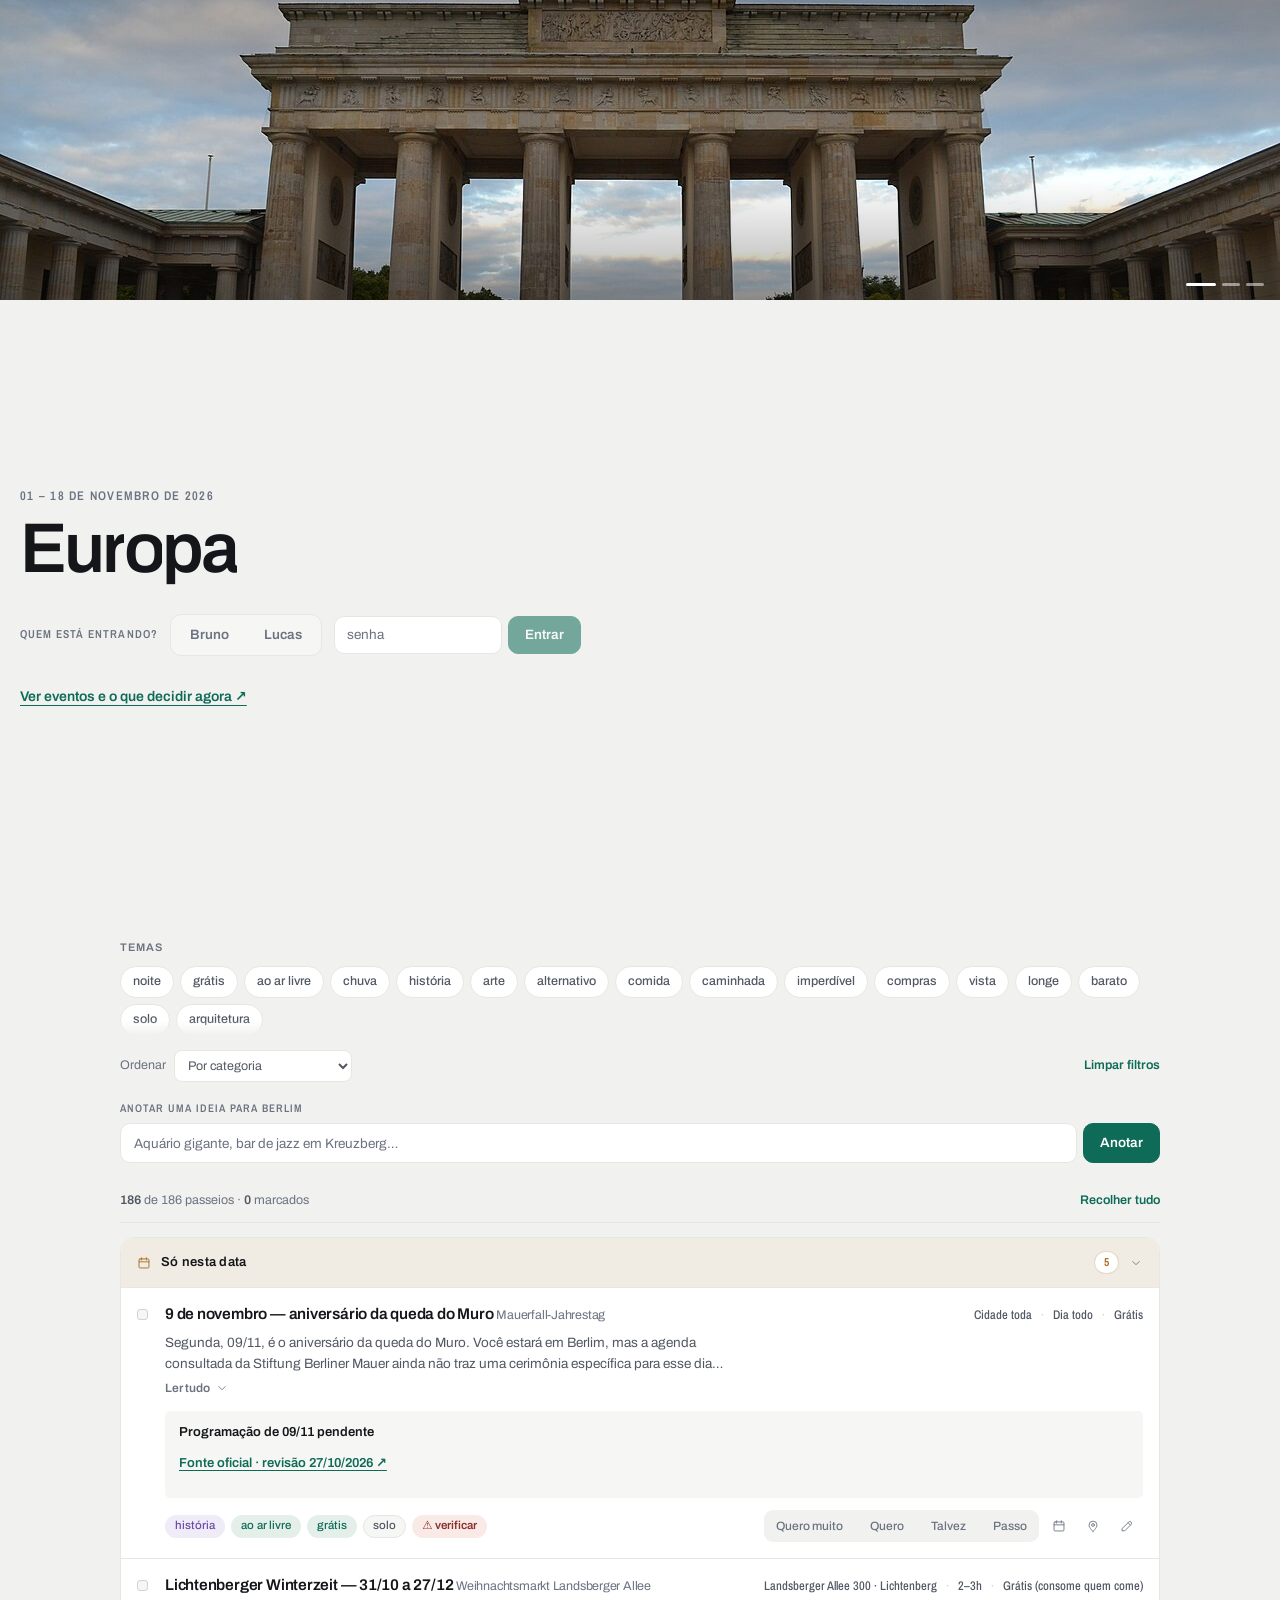
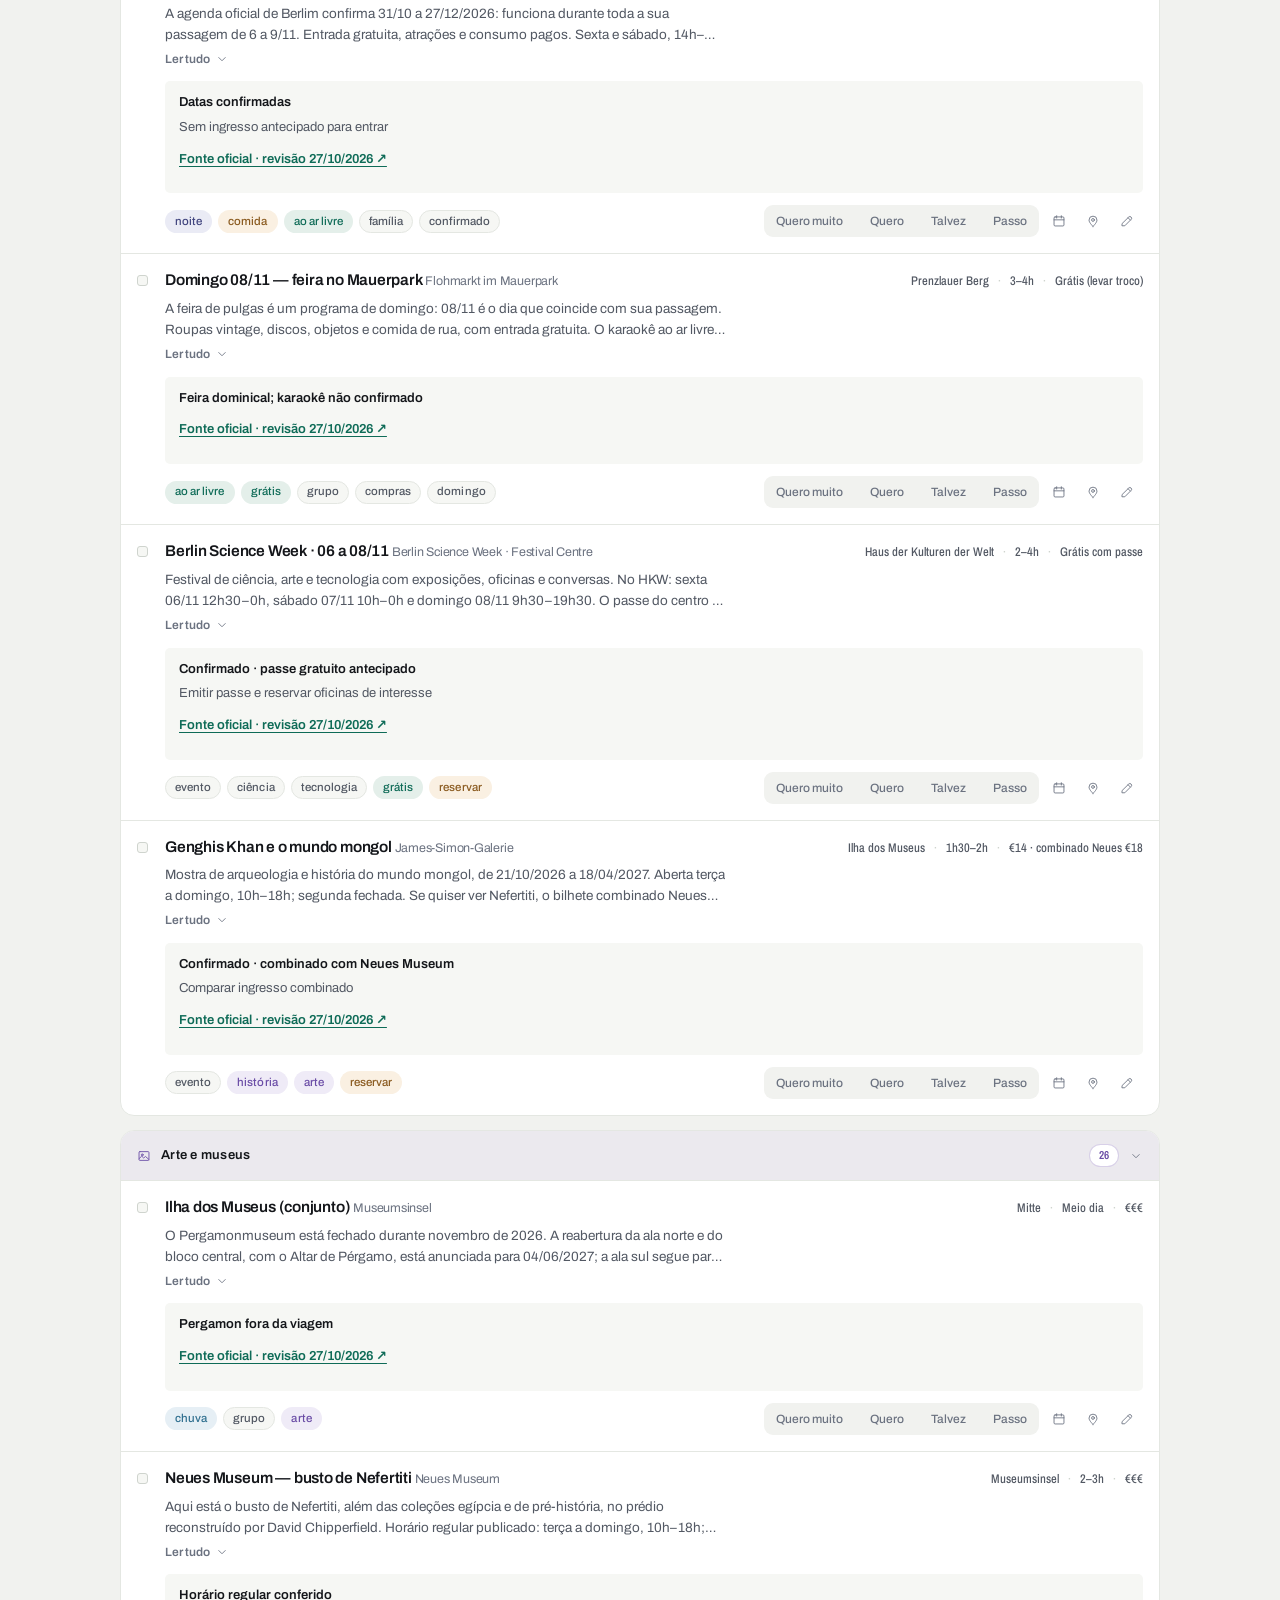
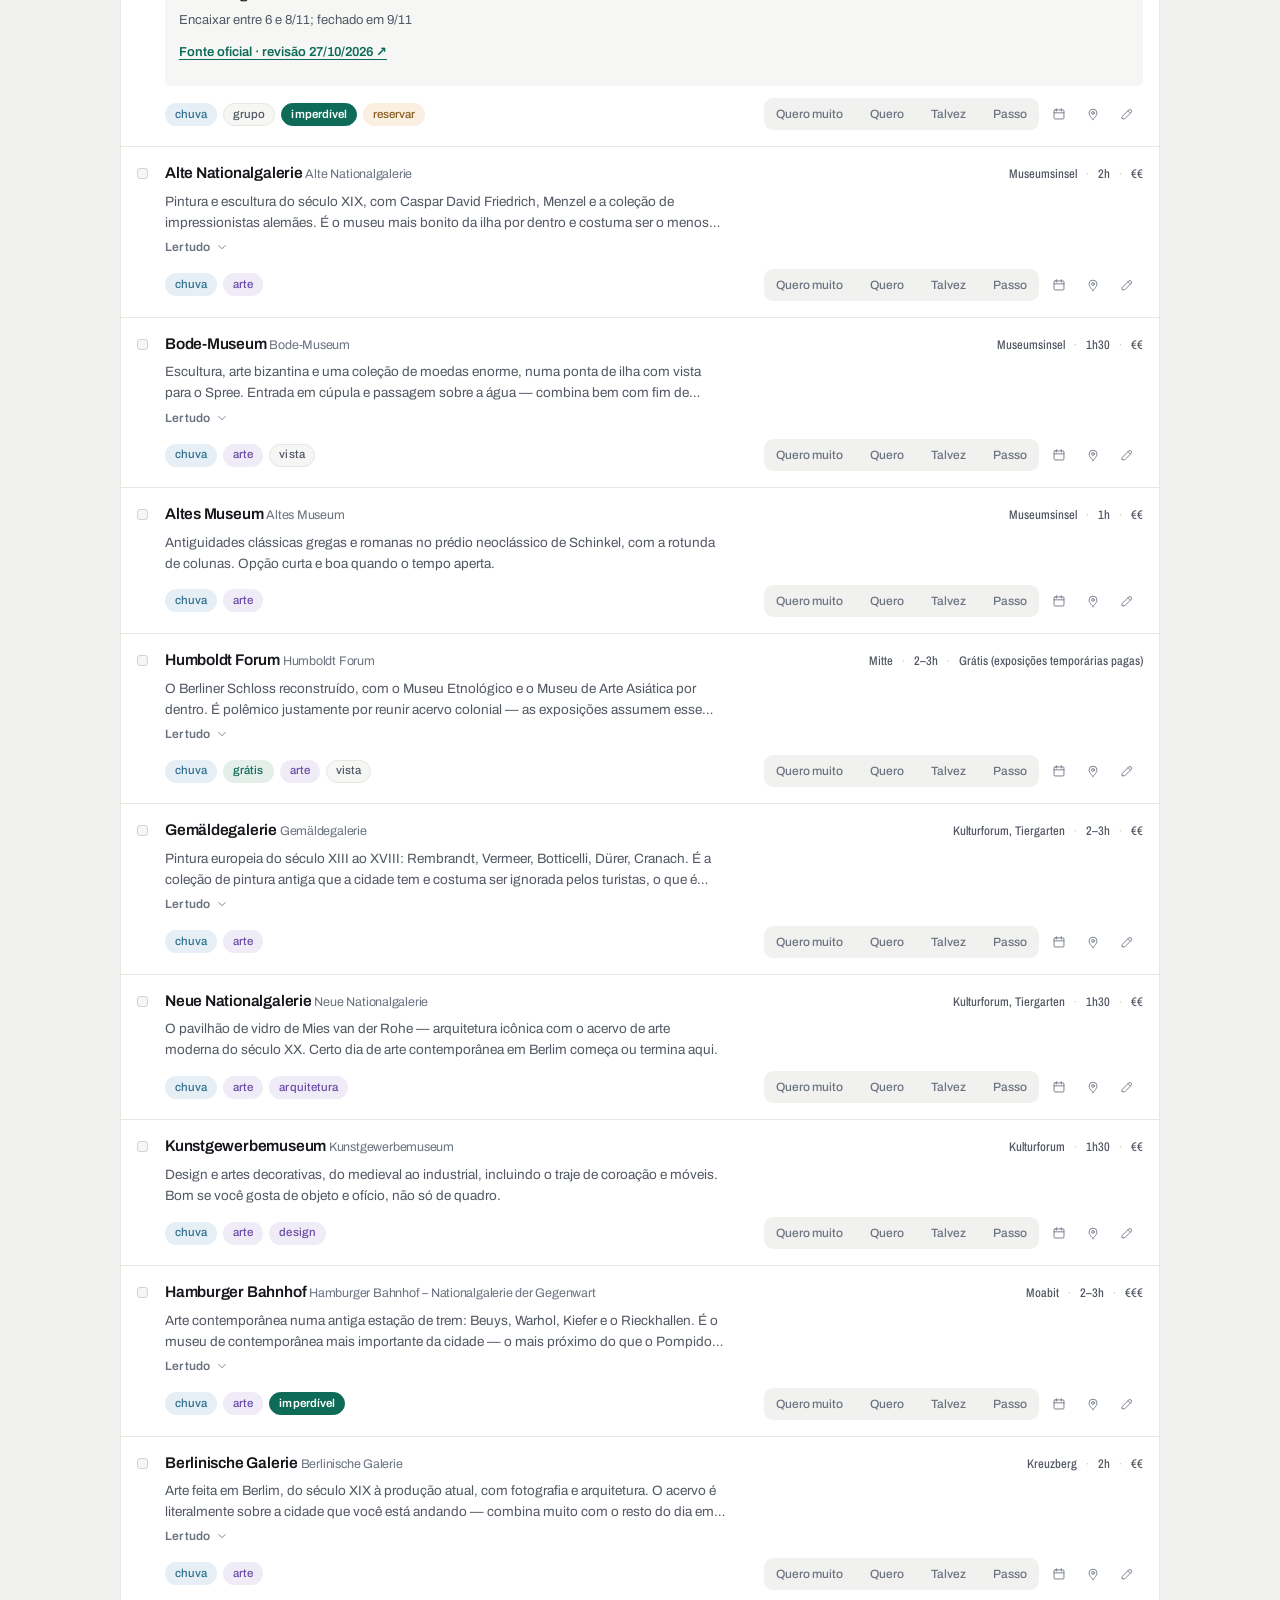
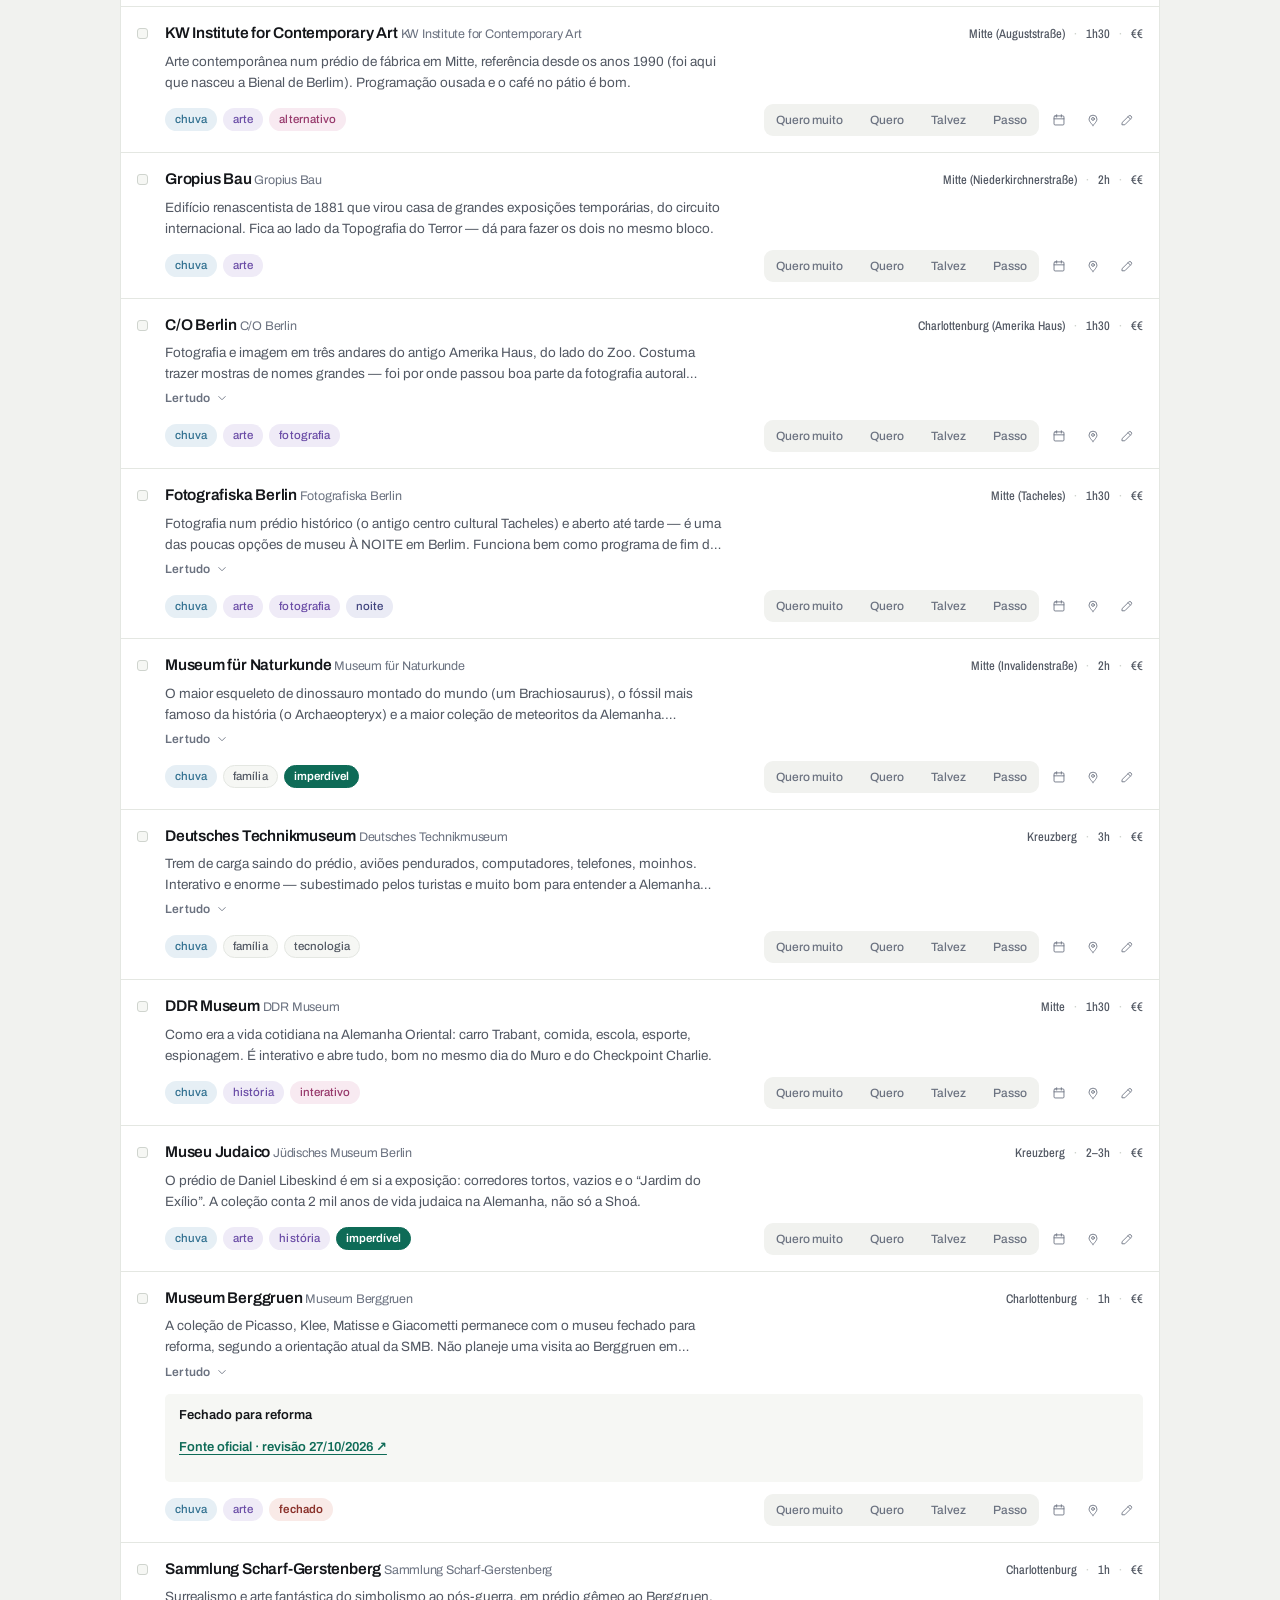
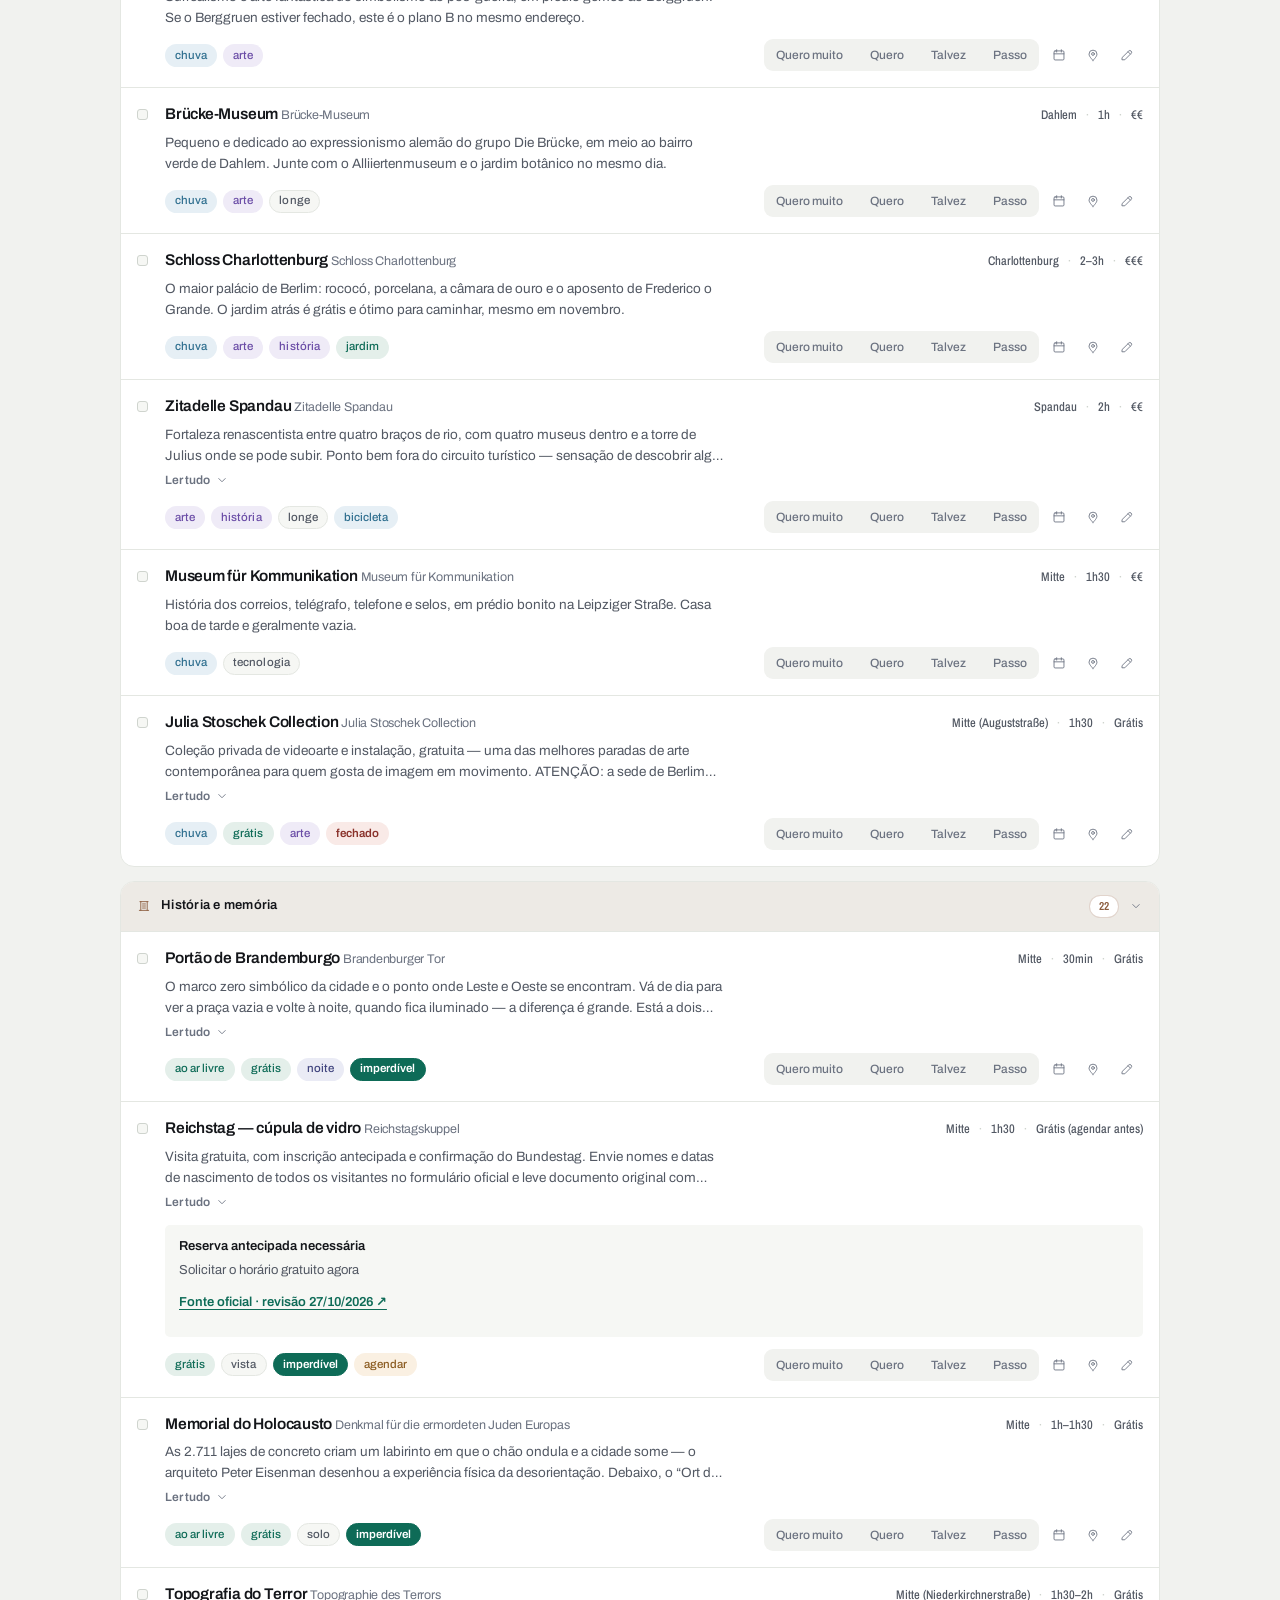
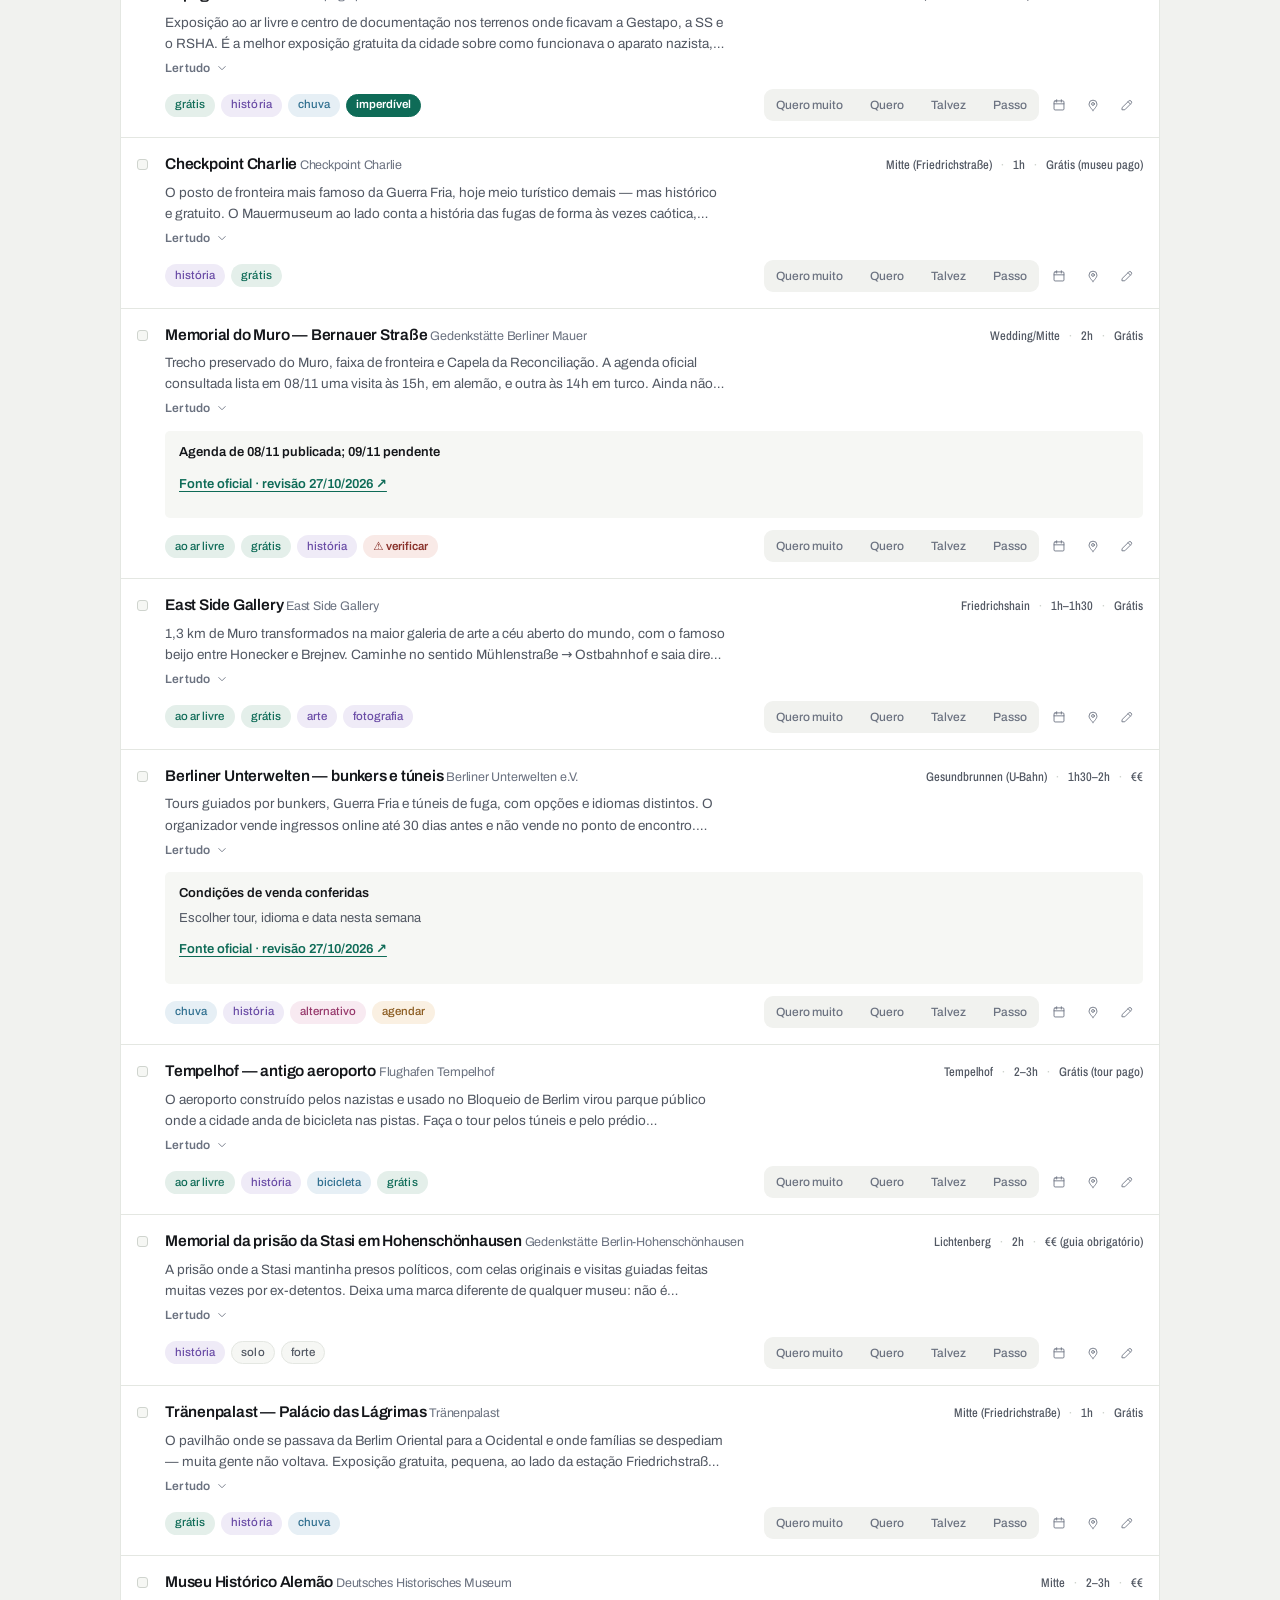
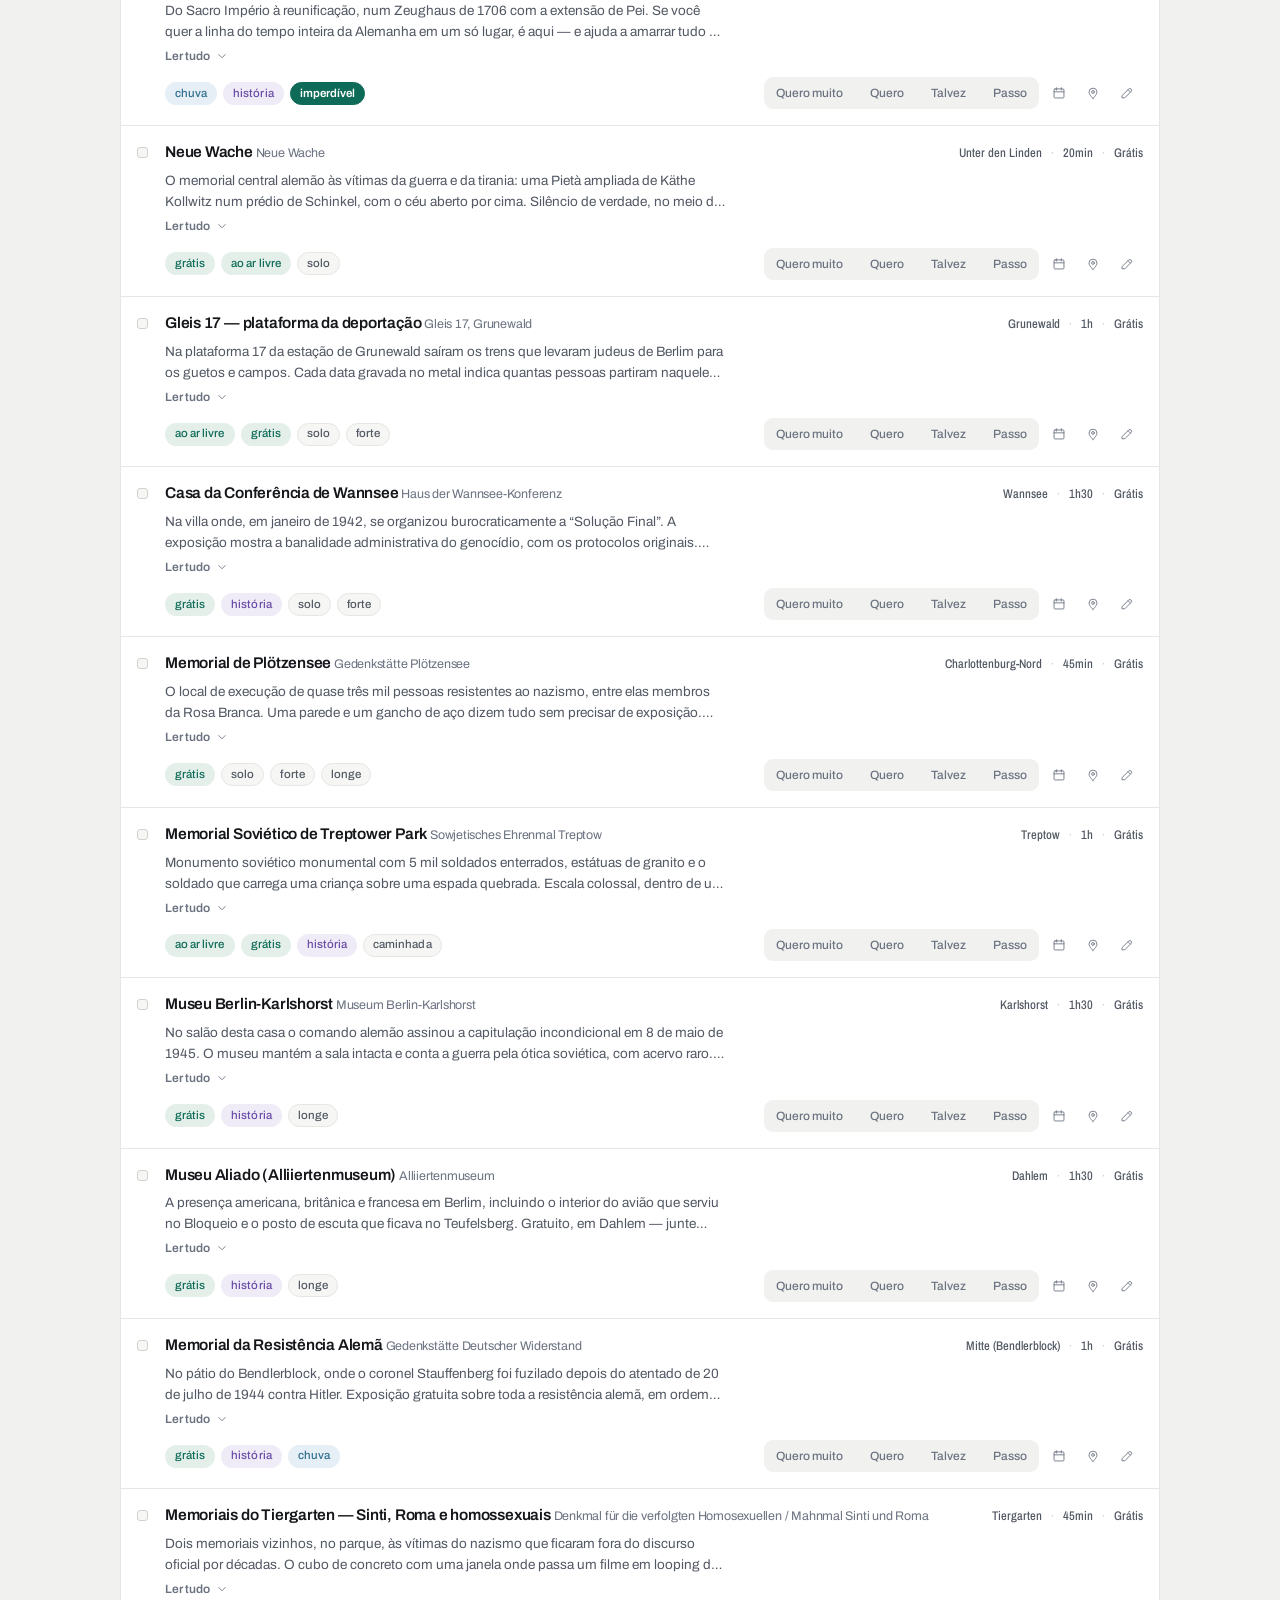
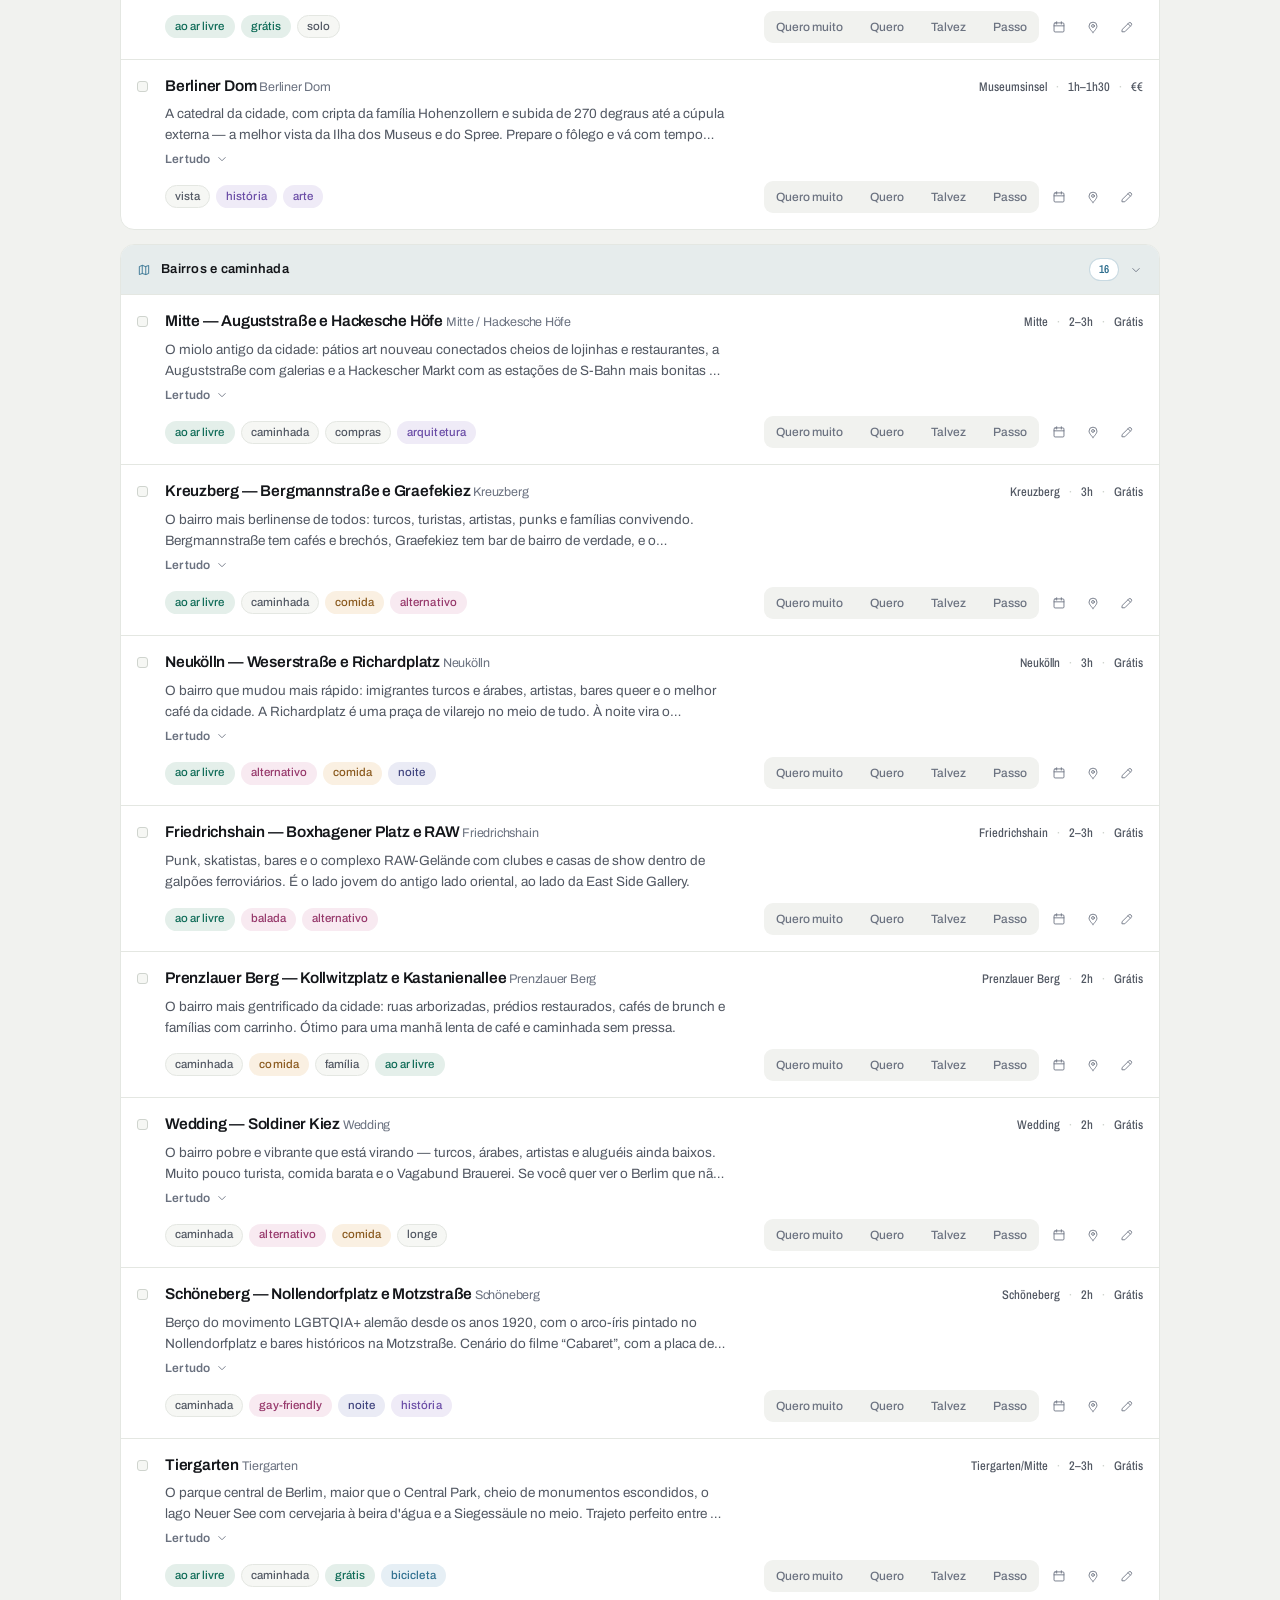
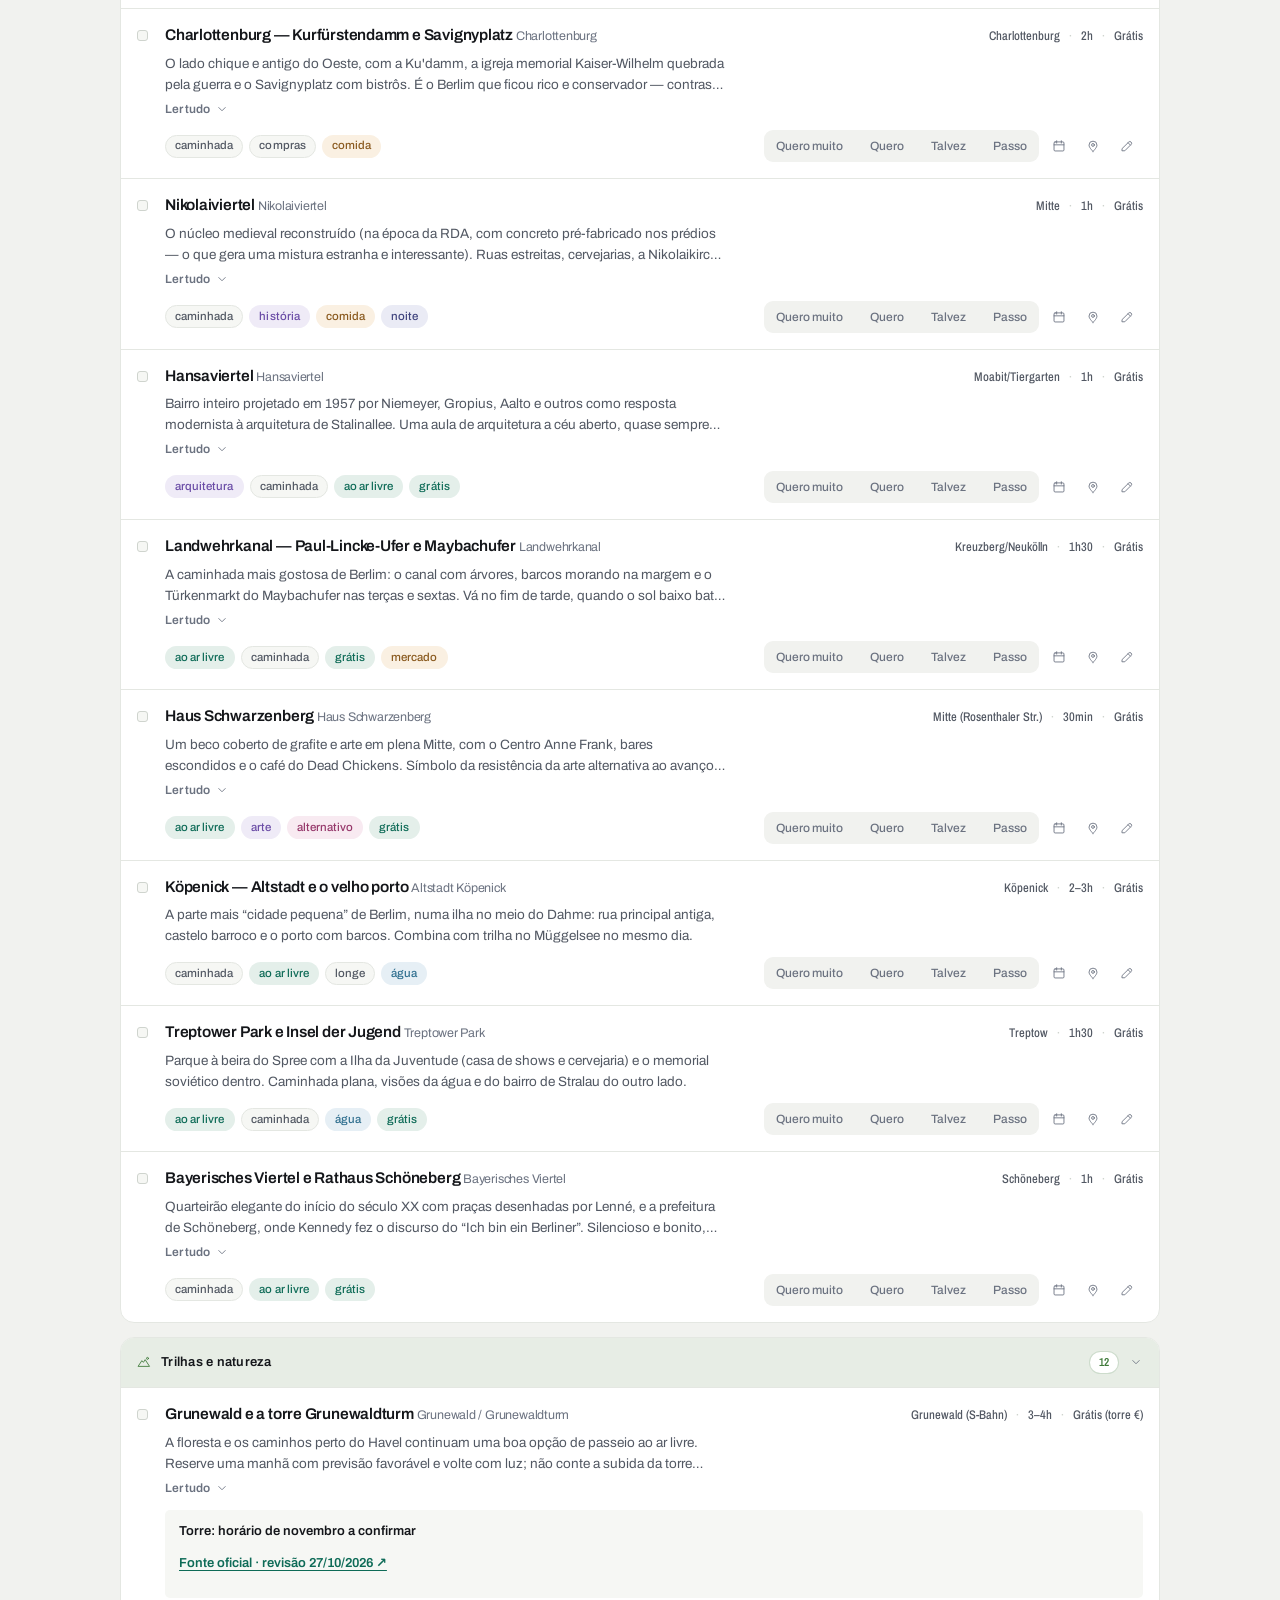
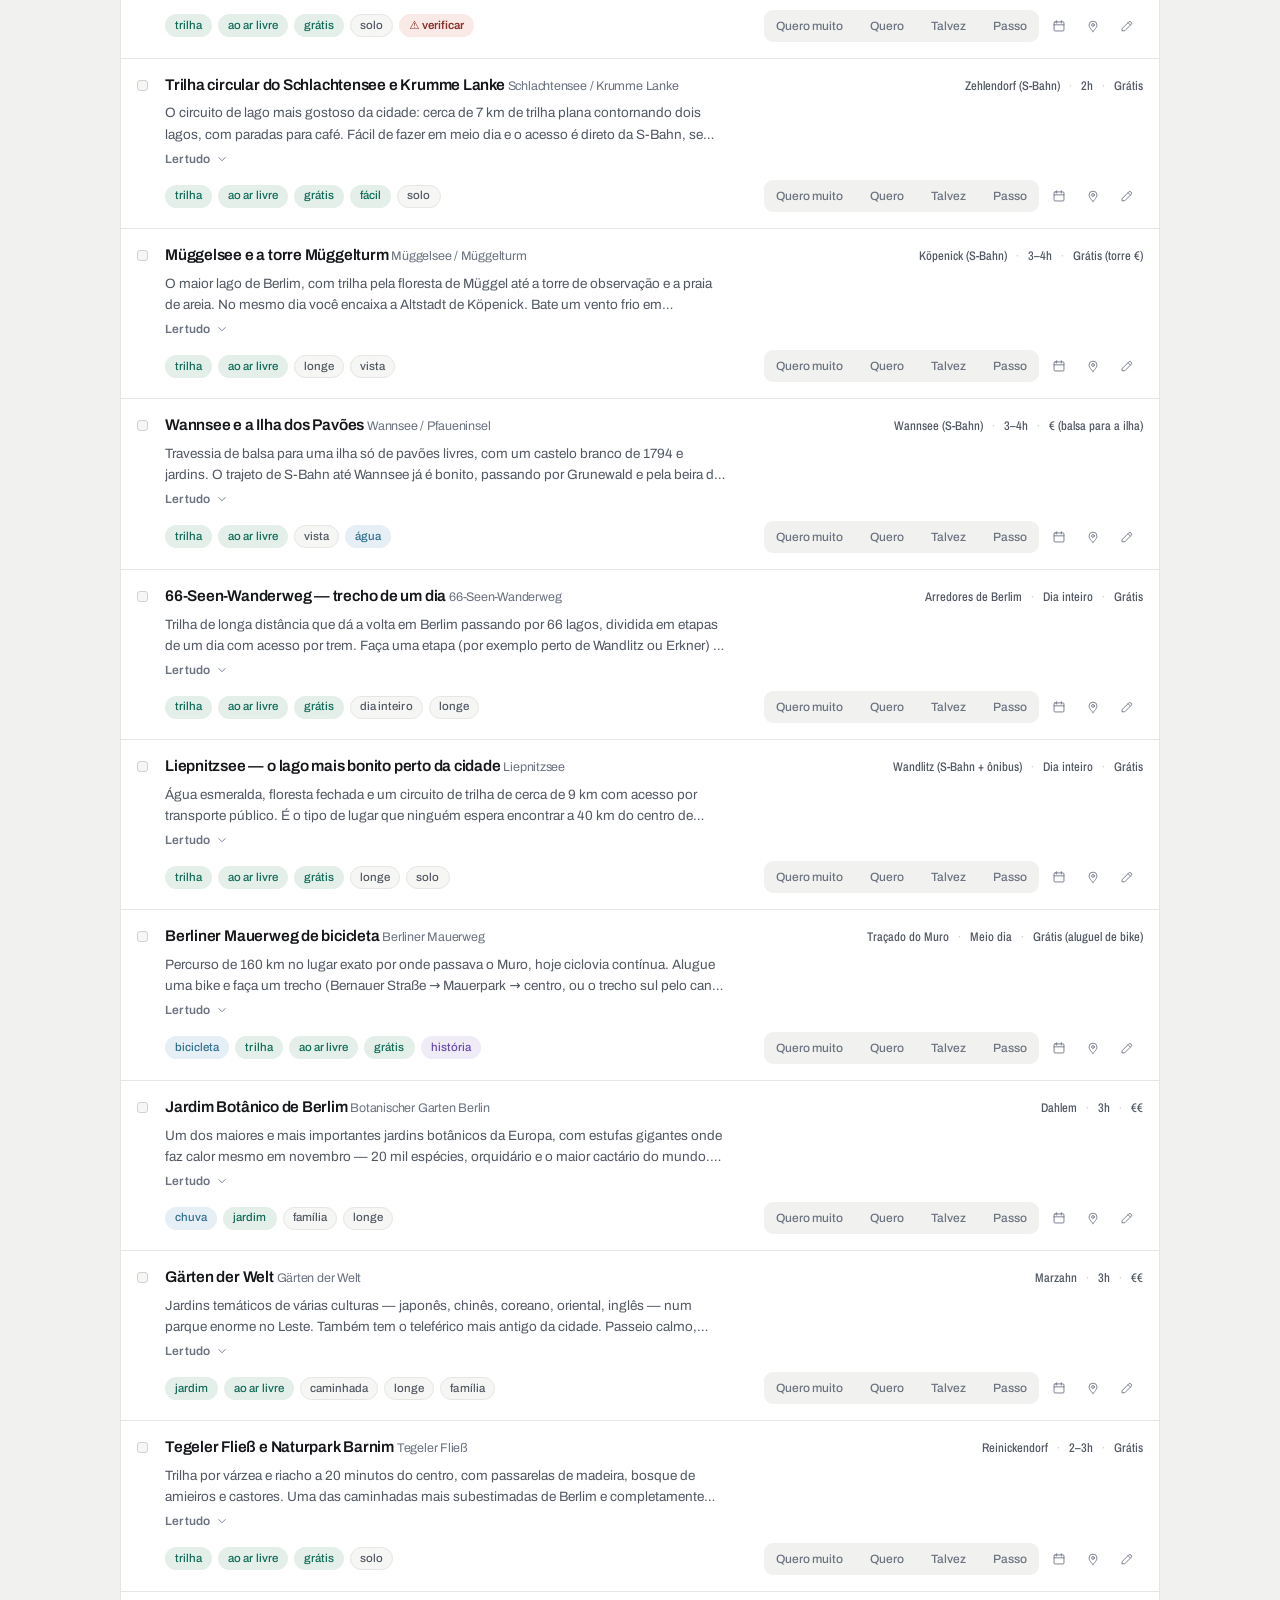
<file: app/index.html>
<!DOCTYPE html>
<html lang="pt-BR">
<head>
<meta charset="utf-8">
<meta name="viewport" content="width=device-width, initial-scale=1, viewport-fit=cover">
<meta name="color-scheme" content="light">
<title>Viagem Europa nov 2026 · Berlim, Paris, Colônia</title>
<link rel="stylesheet" href="app.css?v=20261027c">
<link rel="stylesheet" href="agenda.css?v=20261027c">
</head>
<body>

<svg width="0" height="0" style="position:absolute" aria-hidden="true" focusable="false"><defs>
<symbol id="i-arte" viewBox="0 0 24 24"><rect x="3.5" y="4.5" width="17" height="15" rx="1.5"/><circle cx="9" cy="10" r="1.6"/><path d="M3.5 16.5l4.6-4.2 3.4 3.1 3-2.6 6 5.2"/></symbol>
<symbol id="i-historia" viewBox="0 0 24 24"><path d="M5 4.5h14M6.5 4.5v15M17.5 4.5v15M4 19.5h16M9.5 8.5h5M9.5 12h5M9.5 15.5h5"/></symbol>
<symbol id="i-bairro" viewBox="0 0 24 24"><path d="M9 4.2L4 6v13.8L9 18l6 1.8 5-1.8V4.2L15 6z"/><path d="M9 4.2V18M15 6v13.8"/></symbol>
<symbol id="i-natureza" viewBox="0 0 24 24"><path d="M2.5 19.5h19L14 8l-3 4.6-2.2-2.4z"/><circle cx="18" cy="5.8" r="1.7"/></symbol>
<symbol id="i-noturno" viewBox="0 0 24 24"><path d="M20.4 14.8A8.6 8.6 0 019.2 3.6a8.6 8.6 0 1011.2 11.2z"/></symbol>
<symbol id="i-balada" viewBox="0 0 24 24"><path d="M3.5 10v4M7.5 6.6v10.8M11.5 4v16M15.5 7.4v9.2M19.5 10.4v3.2"/></symbol>
<symbol id="i-comida" viewBox="0 0 24 24"><path d="M7.5 3.5v17M5 3.5v5.2a2.5 2.5 0 005 0V3.5M17 3.5c-1.6 2.3-1.6 5.4 0 7.2v9.8"/></symbol>
<symbol id="i-compras" viewBox="0 0 24 24"><path d="M3.5 12.9V5.4a2 2 0 012-2h7.5l7.5 7.5a2 2 0 010 2.8l-6.6 6.6a2 2 0 01-2.8 0z"/><circle cx="8" cy="7.6" r="1.3"/></symbol>
<symbol id="i-palco" viewBox="0 0 24 24"><path d="M9.5 17.5V5.6l10-2.1v11.8"/><circle cx="6.6" cy="17.5" r="2.9"/><circle cx="16.6" cy="15.3" r="2.9"/></symbol>
<symbol id="i-unica" viewBox="0 0 24 24"><path d="M12 3.2l2.1 6.7 6.7 2.1-6.7 2.1L12 20.8l-2.1-6.7L3.2 12l6.7-2.1z"/></symbol>
<symbol id="i-batevolta" viewBox="0 0 24 24"><rect x="4.5" y="3.5" width="15" height="13" rx="2.2"/><path d="M4.5 10.5h15M8.5 20l-2-3.5M15.5 20l2-3.5"/><circle cx="8.5" cy="13.6" r=".9"/><circle cx="15.5" cy="13.6" r=".9"/></symbol>
<symbol id="i-data" viewBox="0 0 24 24"><rect x="3.5" y="5" width="17" height="15.5" rx="1.8"/><path d="M3.5 10h17M8 3v4M16 3v4"/></symbol>
<symbol id="i-busca" viewBox="0 0 24 24"><circle cx="10.8" cy="10.8" r="6.3"/><path d="M15.4 15.4L20.5 20.5"/></symbol>
<symbol id="i-filtro" viewBox="0 0 24 24"><path d="M4 7.5h16M7 12h10M10 16.5h4"/></symbol>
<symbol id="i-pin" viewBox="0 0 24 24"><path d="M12 21.2s6.8-6.1 6.8-10.7a6.8 6.8 0 10-13.6 0C5.2 15.1 12 21.2 12 21.2z"/><circle cx="12" cy="10.2" r="2.4"/></symbol>
<symbol id="i-nota" viewBox="0 0 24 24"><path d="M4 20.2h4.2L19 9.4a2.9 2.9 0 10-4.1-4.1L4 16z"/><path d="M13.8 6.4l3.9 3.9"/></symbol>
<symbol id="i-seta" viewBox="0 0 24 24"><path d="M6.5 9.5l5.5 5.5 5.5-5.5"/></symbol>
<symbol id="i-x" viewBox="0 0 24 24"><path d="M6.5 6.5l11 11M17.5 6.5l-11 11"/></symbol>
<symbol id="i-alerta" viewBox="0 0 24 24"><path d="M12 3.2l8.2 3.1v5.9c0 4.9-3.4 7.9-8.2 8.9-4.8-1-8.2-4-8.2-8.9V6.3z"/><path d="M12 8.4v4.4"/><circle cx="12" cy="15.6" r=".9"/></symbol>
<symbol id="i-saida" viewBox="0 0 24 24"><path d="M14 4.5h5.5v15H14"/><path d="M13 12H3.5M6.5 8.5L3 12l3.5 3.5"/></symbol>
<symbol id="i-copiar" viewBox="0 0 24 24"><rect x="9" y="9" width="11.5" height="11.5" rx="2"/><path d="M15 5.5A2 2 0 0013 3.5H5.5a2 2 0 00-2 2V13a2 2 0 002 2"/></symbol>
<symbol id="i-baixar" viewBox="0 0 24 24"><path d="M12 3.5v11M7.5 10.5L12 15l4.5-4.5M4 20.5h16"/></symbol>
<symbol id="i-subir" viewBox="0 0 24 24"><path d="M12 20.5v-11M7.5 13.5L12 9l4.5 4.5M4 3.5h16"/></symbol>
<symbol id="i-lixo" viewBox="0 0 24 24"><path d="M4 6.5h16M9.5 6.5V4h5v2.5M6.5 6.5l1 13.5h9l1-13.5M10.5 10v6.5M13.5 10v6.5"/></symbol>
<symbol id="i-lupa" viewBox="0 0 24 24"><circle cx="11" cy="11" r="6.5"/><path d="M15.6 15.6L20.5 20.5"/></symbol>
<symbol id="i-grip" viewBox="0 0 24 24"><circle cx="9" cy="6.6" r="1.7" fill="currentColor" stroke="none"/><circle cx="15" cy="6.6" r="1.7" fill="currentColor" stroke="none"/><circle cx="9" cy="12" r="1.7" fill="currentColor" stroke="none"/><circle cx="15" cy="12" r="1.7" fill="currentColor" stroke="none"/><circle cx="9" cy="17.4" r="1.7" fill="currentColor" stroke="none"/><circle cx="15" cy="17.4" r="1.7" fill="currentColor" stroke="none"/></symbol>
<symbol id="i-mais" viewBox="0 0 24 24"><path d="M12 5.5v13M5.5 12h13"/></symbol>
<symbol id="i-voltar" viewBox="0 0 24 24"><path d="M14.5 6.5L9 12l5.5 5.5"/></symbol>
<symbol id="i-casa" viewBox="0 0 24 24"><path d="M3.5 10.6L12 3.8l8.5 6.8v8.1a1.6 1.6 0 01-1.6 1.6H5.1a1.6 1.6 0 01-1.6-1.6z"/><path d="M9.6 20.3v-6.1h4.8v6.1"/></symbol>
</defs></svg>

<div class="chrome" id="chrome">
  <div class="wrap">
    <div class="chrome-in">
      <div class="tabs" role="tablist" aria-label="Seções">
        <span class="tab-ink" id="ink"></span>
        <button class="tab on" role="tab" aria-selected="true" data-v="berlin">Berlim<span class="tab-n" id="n-berlin"></span></button>
        <button class="tab" role="tab" aria-selected="false" data-v="paris">Paris<span class="tab-n" id="n-paris"></span></button>
        <button class="tab" role="tab" aria-selected="false" data-v="colonia">Colônia<span class="tab-n" id="n-colonia"></span></button>
        <button class="tab" role="tab" aria-selected="false" data-v="roteiro">Roteiro<span class="tab-n" id="n-roteiro"></span></button>
        <button class="tab" role="tab" aria-selected="false" data-v="fontes">Fontes</button>
        <button class="tab" role="tab" aria-selected="false" data-v="gostos">Gostos</button>
      </div>
      <div class="searchrow" id="searchrow">
        <label class="field">
          <svg class="ic ic-s"><use href="#i-busca"/></svg>
          <input type="search" id="q" placeholder="Buscar passeio, bairro ou tema" autocomplete="off">
          <button class="mini" id="q-x" hidden aria-label="Limpar busca"><svg class="ic ic-s"><use href="#i-x"/></svg></button>
        </label>
      </div>
      <div class="chrome-actions">
        <button class="iconbtn" id="b-inicio" title="Tela de abertura e menu">
          <svg class="ic"><use href="#i-casa"/></svg><span class="sr">Tela de abertura e menu</span>
        </button>
      </div>
    </div>

    <div id="filterbar">
      <div class="catwrap">
        <div class="catrail" id="cats" role="group" aria-label="Filtrar por categoria"></div>
      </div>
      <div class="fsum" id="fsum"></div>
    </div>
  </div>
</div>

<main>
  <div class="view on" id="v-berlin">
    <header class="hero">
      <img class="hero-img" src="img/berlin.jpg" alt="Portão de Brandemburgo ao amanhecer, em Berlim" width="1280" height="853">
      <div class="hero-in wrap">
        <h1 class="hero-city"><span><i style="animation-delay:.04s">Berlim</i></span></h1>
        <div class="hero-sub">
          <span class="hero-dates">06 – 09 de novembro · 4 dias</span>
<span class="hero-note">06–09/11, da manhã à noite nos dias de chegada e saída. Neues Museum fecha segunda, dia 9. Pergamon reabre parcialmente em 04/06/2027.</span>
        </div>
      </div>
    </header>
    <div class="wrap">
      <section class="decision-panel" data-decision-city="berlin" aria-label="Decisões para Berlim"></section>
      <div class="fb" id="fb-berlin">
        <div class="fb-h">
          <span class="grp-h">Temas</span>
          <button class="fb-more" type="button" data-more="berlin" hidden>Mostrar tudo</button>
        </div>
        <div class="fb-chips" id="tags-berlin"></div>
        <div class="fb-foot">
          <div class="sel">
            <label for="sort-berlin">Ordenar</label>
            <select id="sort-berlin">
              <option value="cat">Por categoria</option>
              <option value="mark">Meus marcados primeiro</option>
              <option value="name">Nome (A–Z)</option>
              <option value="area">Bairro</option>
            </select>
          </div>
          <button class="tbtn" type="button" data-limpar="berlin">Limpar filtros</button>
        </div>
      </div>
      <div class="ideias" id="ideias-berlin"></div>
      <div class="list" id="list-berlin"></div>
    </div>
  </div>

  <div class="view" id="v-paris">
    <header class="hero">
      <img class="hero-img" src="img/paris.jpg" alt="Torre Eiffel vista da Pont Alexandre III, em Paris" width="1280" height="660">
      <div class="hero-in wrap">
        <h1 class="hero-city"><span><i style="animation-delay:.04s">Paris</i></span></h1>
        <div class="hero-sub">
          <span class="hero-dates">13 – 16 de novembro · 4 dias</span>
          <span class="hero-note">13–16/11, da manhã à noite nos dias de chegada e saída. Você pega Paris Photo e MIF Expo de 13 a 15/11. Segunda, dia 16, Versailles fecha.</span>
        </div>
      </div>
    </header>
    <div class="wrap">
      <section class="decision-panel" data-decision-city="paris" aria-label="Decisões para Paris"></section>
      <div class="fb" id="fb-paris">
        <div class="fb-h">
          <span class="grp-h">Temas</span>
          <button class="fb-more" type="button" data-more="paris" hidden>Mostrar tudo</button>
        </div>
        <div class="fb-chips" id="tags-paris"></div>
        <div class="fb-foot">
          <div class="sel">
            <label for="sort-paris">Ordenar</label>
            <select id="sort-paris">
              <option value="cat">Por categoria</option>
              <option value="mark">Meus marcados primeiro</option>
              <option value="name">Nome (A–Z)</option>
              <option value="area">Bairro</option>
            </select>
          </div>
          <button class="tbtn" type="button" data-limpar="paris">Limpar filtros</button>
        </div>
      </div>
      <div class="ideias" id="ideias-paris"></div>
      <div class="list" id="list-paris"></div>
    </div>
  </div>

  <div class="view" id="v-colonia">
    <header class="hero">
      <img class="hero-img" src="img/colonia.jpg" alt="Catedral de Colônia e a ponte Hohenzollern sobre o Reno" width="1280" height="760">
      <div class="hero-in wrap">
        <h1 class="hero-city"><span><i style="animation-delay:.04s">Colônia</i></span></h1>
        <div class="hero-sub">
          <span class="hero-dates">02 – 05 e 10 – 12 e 17 – 18 de novembro · base</span>
          <span class="hero-note">Aqui é a sua base. Em 11/11, às 11h11, começa o Carnaval. A abertura oficial no Heumarkt exige ingresso.</span>
        </div>
      </div>
    </header>
    <div class="wrap">
      <section class="decision-panel" data-decision-city="colonia" aria-label="Decisões para Colônia"></section>
      <div class="fb" id="fb-colonia">
        <div class="fb-h">
          <span class="grp-h">Temas</span>
          <button class="fb-more" type="button" data-more="colonia" hidden>Mostrar tudo</button>
        </div>
        <div class="fb-chips" id="tags-colonia"></div>
        <div class="fb-foot">
          <div class="sel">
            <label for="sort-colonia">Ordenar</label>
            <select id="sort-colonia">
              <option value="cat">Por categoria</option>
              <option value="mark">Meus marcados primeiro</option>
              <option value="name">Nome (A–Z)</option>
              <option value="area">Bairro</option>
            </select>
          </div>
          <button class="tbtn" type="button" data-limpar="colonia">Limpar filtros</button>
        </div>
      </div>
      <div class="ideias" id="ideias-colonia"></div>
      <div class="list" id="list-colonia"></div>
    </div>
  </div>

  <div class="view" id="v-roteiro">
    <div class="wrap">
      <div class="thead">
        <h2>Roteiro <span class="who-badge" data-who></span></h2>
        <p>Marque passeios com o ícone de calendário em cada item do catálogo e eles caem aqui. Depois arraste pela alça à esquerda para o dia certo — ou para a faixa de dias que aparece embaixo enquanto você arrasta. Toque num dia do mês para abrir.</p>
      </div>
      <div class="plan-line" id="plan-line"></div>
      <div class="legs">
        <span style="--c:var(--c-colonia)"><i></i>Colônia · base</span>
        <span style="--c:var(--c-berlin)"><i></i>Berlim</span>
        <span style="--c:var(--c-paris)"><i></i>Paris</span>
        <span style="--c:var(--c-voo)"><i></i>Em viagem</span>
      </div>
      <div class="month" id="month"></div>
      <div id="day-open"></div>
      <div id="pool"></div>
      <div class="foot">
        <p>O roteiro entra no resumo e no JSON da aba <b>Gostos</b>, então dá para me mandar a seleção e a ordem dos dias de uma vez.</p>
        <p>As datas fixas — Mauerfall em 09/11, Carnaval em 11/11, Paris Photo de 12 a 15/11 — vêm marcadas no item quando ele é adicionado.</p>
      </div>
    </div>
  </div>

  <div class="view" id="v-fontes">
    <div class="wrap">
      <div class="thead">
        <h2>Fontes de pesquisa</h2>
        <p>Noventa e nove fontes, marcadas por tipo: <b>oficial</b> é poder público, museu ou operadora; <b>comunidade</b> é imprensa local, blog e fórum; <b>ferramenta</b> é mapa, trilha e ingresso.</p>
      </div>
      <div id="src-berlim"></div>
      <div id="src-paris"></div>
      <div id="src-colonia"></div>
      <div class="facts" id="fatos">
        <h3>O que a pesquisa mudou no planejamento</h3>
        <ul>
<li><svg class="ic ic-s"><use href="#i-alerta"/></svg><span><b>Pergamonmuseum fechado nesta viagem.</b> A ala norte e o bloco central reabrem em 04/06/2027; a ala sul tem previsão posterior, em 2037. Não conte com as peças principais no Humboldt Forum.</span></li>
          <li><svg class="ic ic-s"><use href="#i-alerta"/></svg><span><b>O Centre Pompidou, em Paris, está fechado</b> de 2025 a 2030 para a grande renovação. Para arte moderna e contemporânea, o caminho é Palais de Tokyo, Bourse de Commerce, Musée d'Art Moderne e Fondation Louis Vuitton.</span></li>
          <li><svg class="ic ic-s"><use href="#i-alerta"/></svg><span><b>O Musée d'Orsay está em obra até o verão de 2028, mas segue aberto</b>: algumas salas circulam. Vale confirmar no site o que está exposto na sua data.</span></li>
          <li><svg class="ic ic-s"><use href="#i-alerta"/></svg><span><b>Museum Berggruen:</b> o site da SMB mantém o aviso de fechamento para reforma. Não planeje entrar sem anúncio oficial de reabertura.</span></li>
          <li><svg class="ic ic-s"><use href="#i-alerta"/></svg><span><b>Paris Photo:</b> você pode ir em 13, 14 ou 15/11. Venda online com dia escolhido. Em 16/11 a feira já acabou.</span></li>
          <li><svg class="ic ic-s"><use href="#i-alerta"/></svg><span><b>O Jazzfest Berlin não cai na sua janela</b> (29/10 a 01/11). Para jazz em Berlim, o caminho é A-Trane, Quasimodo, Zig Zag ou Donau115.</span></li>
          <li><svg class="ic ic-s"><use href="#i-alerta"/></svg><span><b>Mercados de inverno:</b> Berlim tem Landsberger Allee e LGBTQIA Winterdays na sua janela. Paris lista La Défense desde 12/11 e Tuileries desde 14/11; confirme o horário na véspera.</span></li>
          <li><svg class="ic ic-s"><use href="#i-alerta"/></svg><span><b>09/11 é o aniversário da queda do Muro.</b> A programação específica ainda não está confirmada na agenda consultada; o Neues Museum fecha nessa segunda.</span></li>
          <li><svg class="ic ic-s"><use href="#i-alerta"/></svg><span><b>Escurece cedo:</b> em meados de novembro o sol se põe por volta de 16h15 em Berlim e 17h10 em Paris. Museu, trilha e mirante cabem na luz do dia; o fim de tarde já é noite.</span></li>
        </ul>
      </div>
    </div>
  </div>

  <div class="view" id="v-gostos">
    <div class="wrap">
      <div class="thead">
        <h2>Meus gostos <span class="who-badge" data-who></span></h2>
        <p>O retrato do que você marcou. Quando terminar a primeira passagem, copie o resumo ou baixe o JSON e me mande: eu ajusto a lista e aprofundo no que interessou. O resumo já leva <b>o roteiro dia a dia</b> junto, na ordem em que você deixou.</p>
      </div>
      <div class="stat" id="stats"></div>
      <div class="bars" id="bars"></div>
      <div class="acts">
        <button class="btn pri" id="x-resumo"><svg class="ic ic-s"><use href="#i-copiar"/></svg>Copiar resumo</button>
        <button class="btn" id="x-json"><svg class="ic ic-s"><use href="#i-copiar"/></svg>Copiar JSON</button>
        <button class="btn" id="x-baixar"><svg class="ic ic-s"><use href="#i-baixar"/></svg>Baixar JSON</button>
        <button class="btn" id="x-colar"><svg class="ic ic-s"><use href="#i-subir"/></svg>Colar JSON</button>
        <button class="btn dng" id="x-limpar"><svg class="ic ic-s"><use href="#i-lixo"/></svg>Limpar tudo</button>
      </div>
      <div id="imp-wrap" hidden>
        <textarea class="out" id="imp" placeholder="Cole aqui um JSON exportado antes e clique em Importar" style="min-height:140px"></textarea>
        <div class="acts">
          <button class="btn pri" id="imp-go">Importar</button>
          <button class="btn" id="imp-x">Cancelar</button>
        </div>
      </div>
      <textarea class="out" id="out" readonly placeholder="O resumo aparece aqui…"></textarea>
      <div class="foot">
        <p>Revisão de 27/10/2026: eventos, exposições e passeios prioritários com horários e reservas conferidos. Os itens revisados têm situação e fonte oficial. Os demais mantêm a pesquisa de setembro. <a class="review-link" href="agenda.html">Ver decisões e eventos atualizados ↗</a></p>
        <p>Fotos: <a href="https://commons.wikimedia.org/wiki/File:Daniel_Cox_-_Brandenburger_Tor_in_Berlin_im_Morgengrauen.jpg" target="_blank" rel="noopener">Berlim, Daniel Cox, CC BY-SA 4.0</a> · <a href="https://commons.wikimedia.org/wiki/File:Pont_Alexandre_III_Tour_Eiffel_depuis_pont_Concorde.jpg" target="_blank" rel="noopener">Paris, Jebulon, CC0</a> · <a href="https://commons.wikimedia.org/wiki/File:Hohenzollernbr%C3%BCcke_K%C3%B6lner_Dom.jpg" target="_blank" rel="noopener">Colônia, Thomas Wolf, CC BY-SA 3.0</a>, todas via Wikimedia Commons. Tipografia Archivo, de Omnibus-Type, sob SIL Open Font License.</p>
      </div>
    </div>
  </div>
</main>

<div class="splash in" id="splash" role="dialog" aria-modal="true" aria-label="Abertura — viagem à Europa em novembro de 2026">
  <div class="sp-photo">
    <img class="sp-img" alt=""><img class="sp-img" alt=""><img class="sp-img" alt="">
    <div class="sp-dots" aria-hidden="true"><i class="on"></i><i></i><i></i></div>
  </div>
  <div class="sp-body">
    <p class="sp-eyebrow">01 – 18 de novembro de 2026</p>
    <h1 class="sp-title"><span style="--i:0"><i>E</i></span><span style="--i:1"><i>u</i></span><span style="--i:2"><i>r</i></span><span style="--i:3"><i>o</i></span><span style="--i:4"><i>p</i></span><span style="--i:5"><i>a</i></span></h1>
    <div class="sp-who">
      <span class="sp-who-l" id="sp-who-l">Quem está entrando</span>
      <div class="sp-seg" id="sp-seg" role="group" aria-label="Perfil"></div>
      <form class="sp-login" id="sp-login" hidden>
        <label class="sr" for="sp-senha">Senha do perfil escolhido</label>
        <input class="sp-in" type="password" id="sp-senha" placeholder="senha" autocomplete="current-password" required>
        <button class="sp-entrar" type="submit" id="sp-entrar">Entrar</button>
        <p class="sp-msg" id="sp-erro" role="alert" hidden></p>
      </form>
      <p class="sp-sync" id="sp-sync" hidden></p>
    </div>
    <nav class="sp-menu" id="sp-menu" aria-label="Ir para"></nav>
    <a class="sp-agenda" href="agenda.html">Ver eventos e o que decidir agora ↗</a>
  </div>
</div>

<script src="config.js?v=20261027c"></script>
<script src="nuvem.js?v=20261027c"></script>
<script src="dados.js?v=20261027c"></script>
<script src="agenda.js?v=20261027c"></script>
<script src="app.js?v=20261027c"></script>
</body>
</html>
</file>
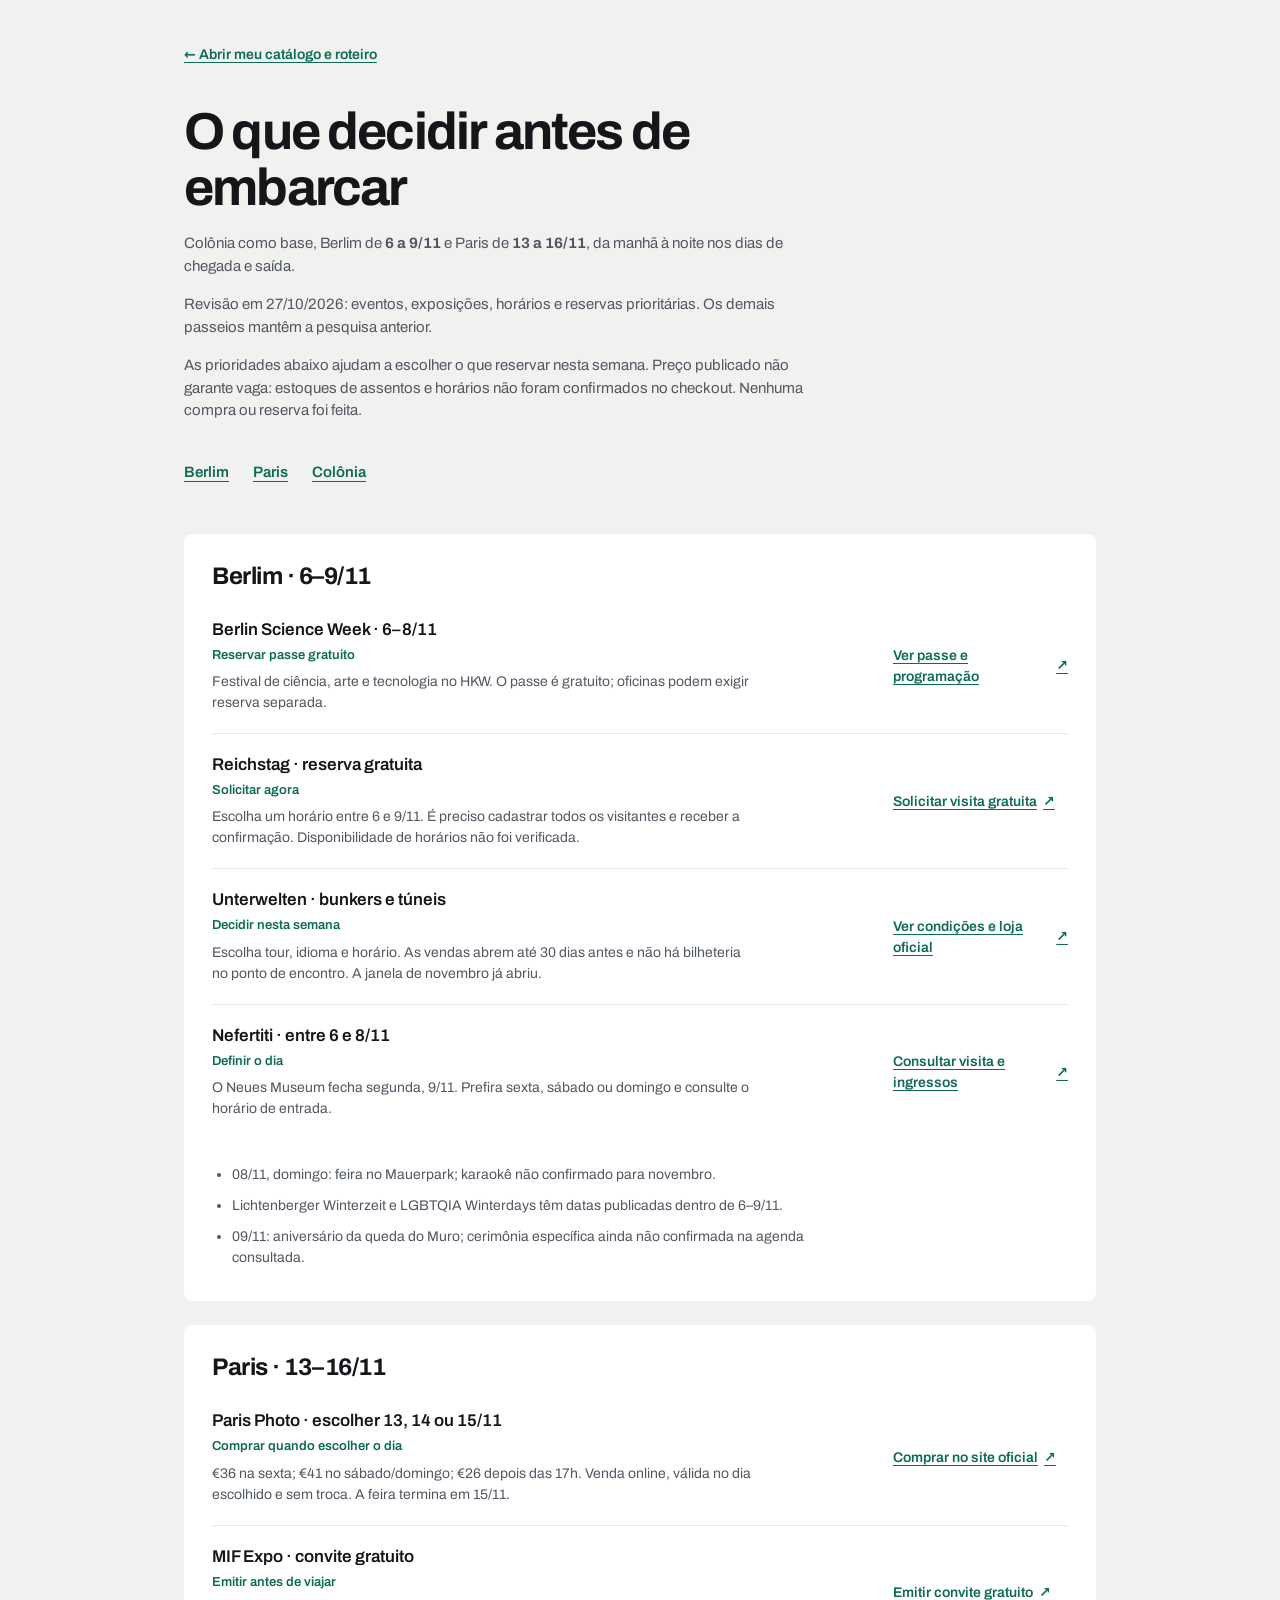
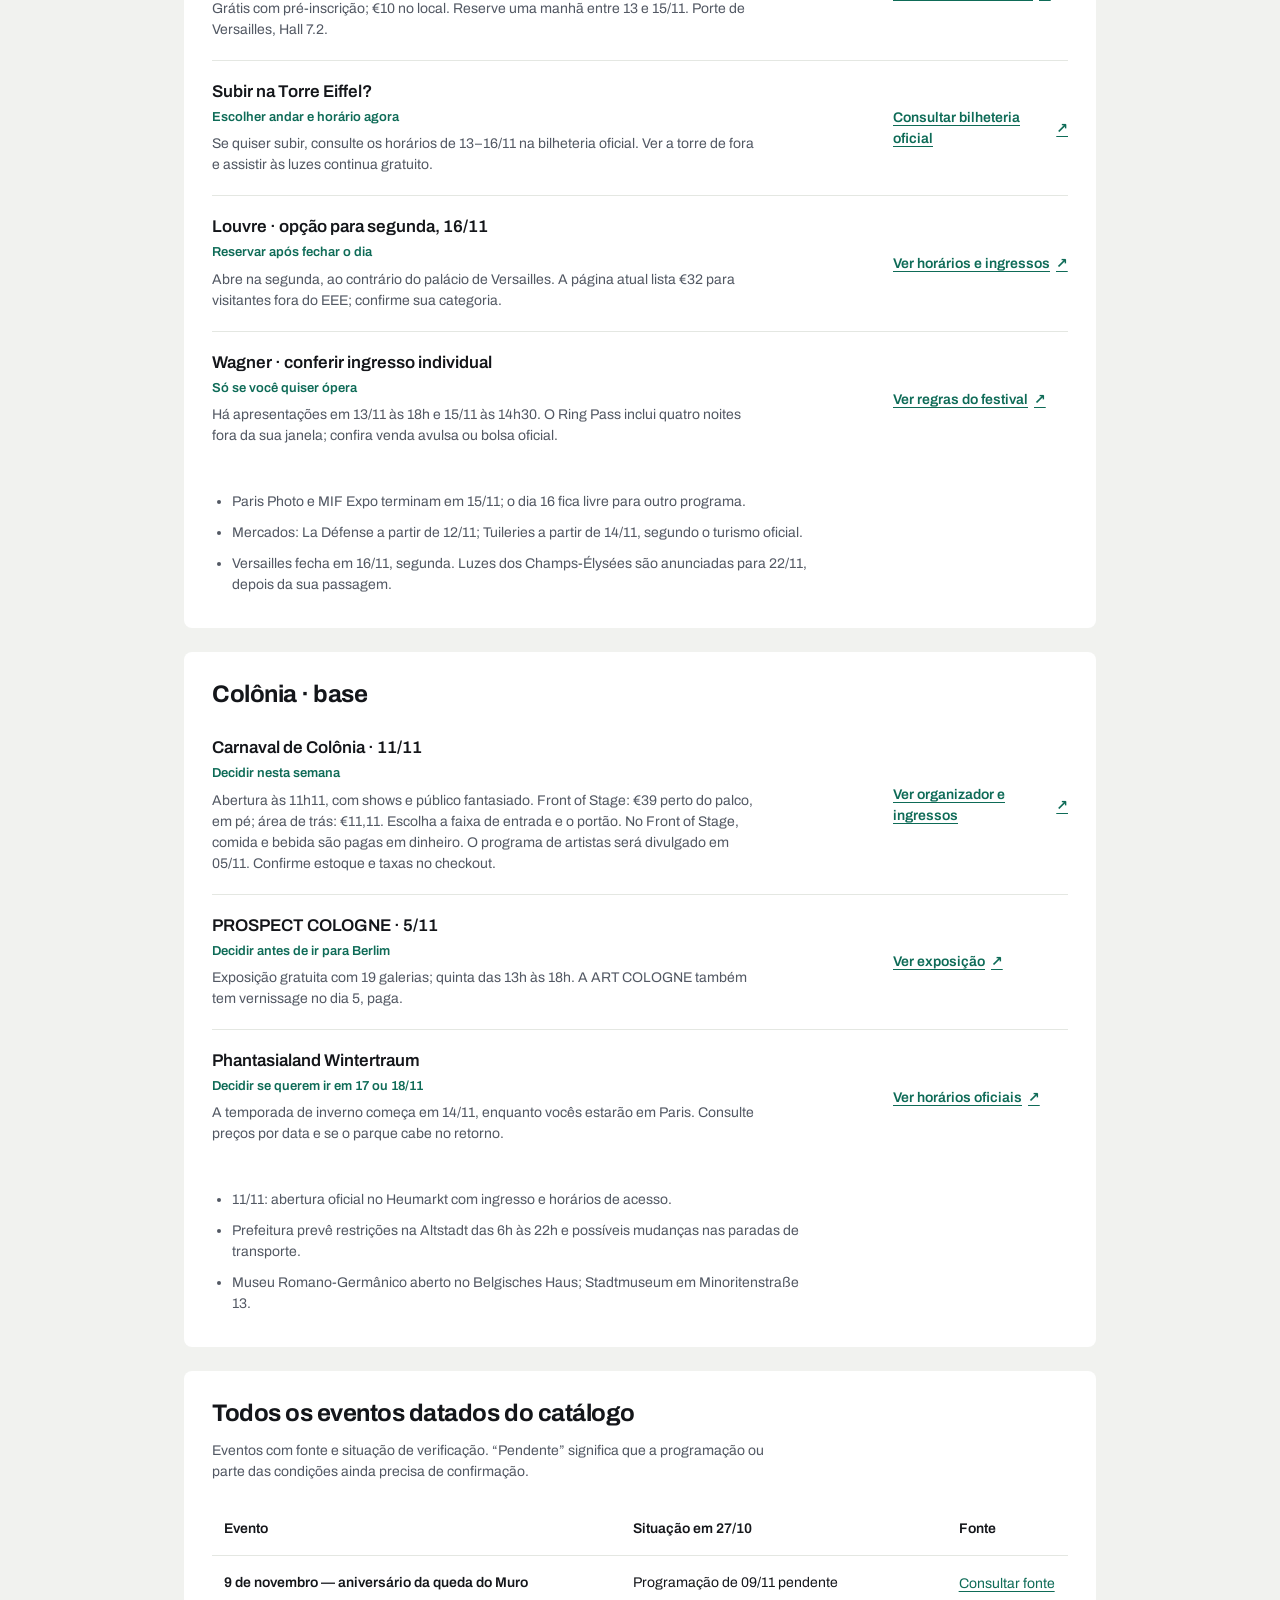
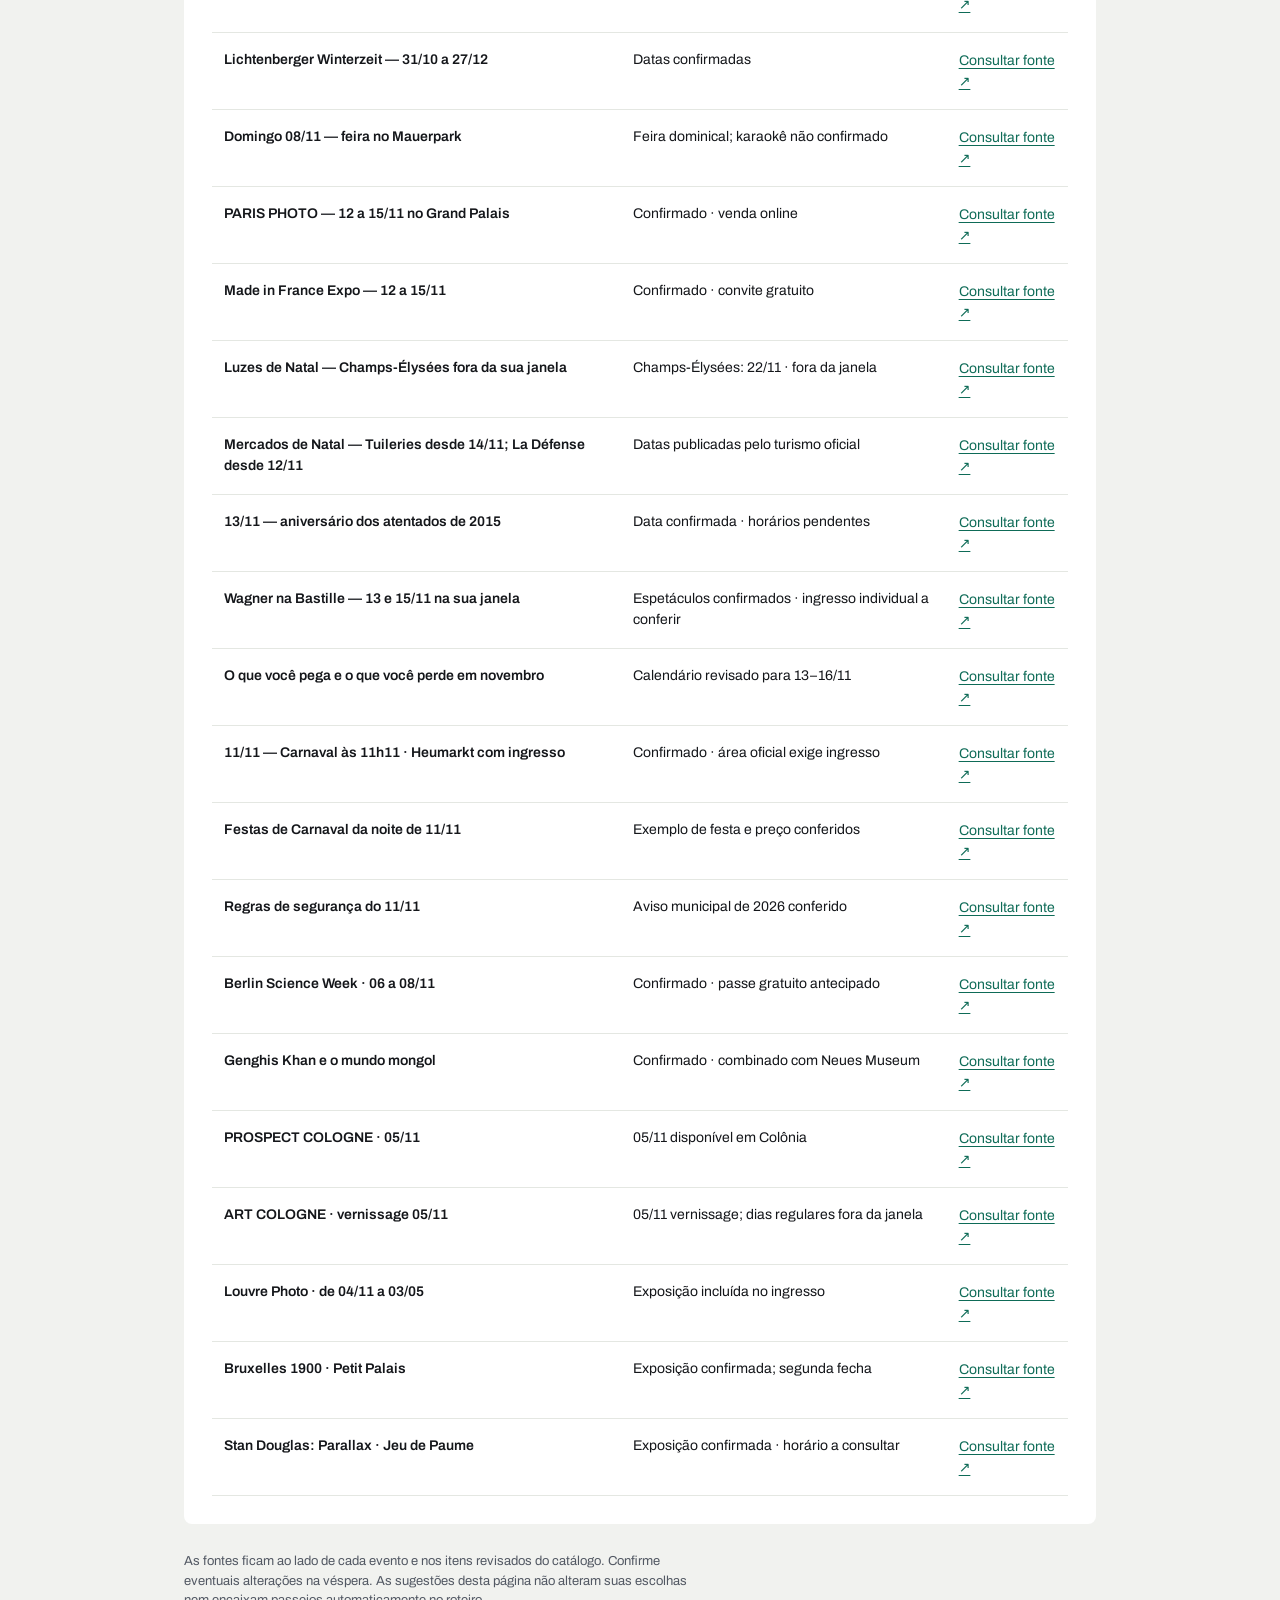
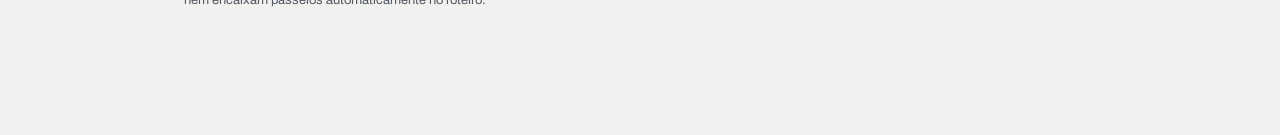
<file: app/agenda.html>
<!DOCTYPE html>
<html lang="pt-BR">
<head>
<meta charset="utf-8">
<meta name="viewport" content="width=device-width, initial-scale=1">
<meta name="color-scheme" content="light">
<title>Decidir agora · Europa novembro 2026</title>
<link rel="stylesheet" href="app.css?v=20261027c">
<link rel="stylesheet" href="agenda.css?v=20261027c">
</head>
<body>
<main class="agenda-page">
  <a class="agenda-back" href="index.html">← Abrir meu catálogo e roteiro</a>
  <header class="agenda-intro">
    <h1>O que decidir antes de embarcar</h1>
    <p>Colônia como base, Berlim de <b>6 a 9/11</b> e Paris de <b>13 a 16/11</b>, da manhã à noite nos dias de chegada e saída.</p>
    <p>Revisão em <time datetime="2026-10-27">27/10/2026</time>: eventos, exposições, horários e reservas prioritárias. Os demais passeios mantêm a pesquisa anterior.</p>
    <p>As prioridades abaixo ajudam a escolher o que reservar nesta semana. Preço publicado não garante vaga: estoques de assentos e horários não foram confirmados no checkout. Nenhuma compra ou reserva foi feita.</p>
  </header>
  <nav class="agenda-nav" aria-label="Cidades da revisão"><a href="#berlin">Berlim</a><a href="#paris">Paris</a><a href="#colonia">Colônia</a></nav>
  <div id="agenda-full"></div>
  <p class="agenda-foot">As fontes ficam ao lado de cada evento e nos itens revisados do catálogo. Confirme eventuais alterações na véspera. As sugestões desta página não alteram suas escolhas nem encaixam passeios automaticamente no roteiro.</p>
</main>
<script src="dados.js?v=20261027c"></script>
<script src="agenda.js?v=20261027c"></script>
</body>
</html>
</file>
<file: app/app.css>
/* ============================================================
   TOKENS
   ============================================================ */
@font-face{
  font-family:"Archivo";font-style:normal;font-weight:400 700;font-display:swap;
  src:url(font/archivo.woff2) format("woff2");
}
@font-face{
  font-family:"Archivo Narrow";font-style:normal;font-weight:400 600;font-display:swap;
  src:url(font/archivo-narrow.woff2) format("woff2");
}
:root{
  color-scheme:light;
  --bg:#F1F2EF;
  --surface:#FFFFFF;
  --surface-2:#F6F7F4;
  --ink:#14161A;
  --ink-2:#525863;
  --ink-3:#6B7280;
  --line:#E4E7E2;
  --line-2:#CFD4CE;
  --accent:#0E6B57;
  --accent-ink:#FFFFFF;
  --accent-soft:#E4EFEA;
  --no-soft:#F9EAE7;
  --no-ink:#8A322B;
  --s-must:#0E6B57;
  --s-want:#5E9C8A;
  --s-maybe:#A8AEB8;
  --s-no:#9E3B33;
  --scrim:linear-gradient(to top,rgba(8,10,12,.86) 0%,rgba(8,10,12,.55) 42%,rgba(8,10,12,.10) 78%,rgba(8,10,12,0) 100%);
  --ff:"Archivo",system-ui,-apple-system,"Segoe UI",Roboto,sans-serif;
  --ffn:"Archivo Narrow","Archivo",system-ui,sans-serif;
  --chrome-h:52px;
  --ease:cubic-bezier(.16,1,.3,1);
  --ease-2:cubic-bezier(.22,.61,.36,1);
  /* cidades */
  --c-berlin:#2F5D8C;
  --c-paris:#8A5A2B;
  --c-colonia:#0E6B57;
  --c-voo:#79808D;
  /* cor de cada categoria */
  --k-data:#A8681B;
  --k-arte:#6A4CA6;
  --k-historia:#8A5A3B;
  --k-bairro:#2F6F8F;
  --k-natureza:#3F7A3A;
  --k-noturno:#4A4E8C;
  --k-balada:#A03C6E;
  --k-comida:#B0552A;
  --k-compras:#8A6B1F;
  --k-palco:#5B4B8A;
  --k-unica:#0E6B57;
  --k-batevolta:#4C6470;
  /* etiquetas */
  --t-good-bg:#E4EFEA;--t-good-ink:#0E6B57;
  --t-warn-bg:#F9EAE7;--t-warn-ink:#8A322B;
  --t-warm-bg:#FAF0E2;--t-warm-ink:#8A5A1F;
  --t-night-bg:#EAEBF5;--t-night-ink:#40447E;
  --t-blue-bg:#E6EFF5;--t-blue-ink:#2F6F8F;
  --t-violet-bg:#EFEBF7;--t-violet-ink:#6A4CA6;
  --t-pink-bg:#F8EAF1;--t-pink-ink:#96376A;
}

/* ============================================================
   BASE
   ============================================================ */
*,*::before,*::after{box-sizing:border-box}
/* o atributo hidden perde para qualquer classe com display: sem isto o ✕ da
   busca e os blocos escondidos continuam aparecendo */
[hidden]{display:none!important}
html{-webkit-text-size-adjust:100%}
body{
  margin:0;background:var(--bg);color:var(--ink);
  font-family:var(--ff);font-size:15px;line-height:1.5;
  font-synthesis-weight:none;
  -webkit-font-smoothing:antialiased;
  text-rendering:optimizeLegibility;
  padding-bottom:64px;
}
h1,h2,h3,p,figure{margin:0}
button,input,select,textarea{font:inherit;color:inherit}
button{background:none;border:0;padding:0;cursor:pointer}
a{color:inherit;text-decoration:none}
ul{margin:0;padding:0;list-style:none}
svg{display:block}
.ic{width:18px;height:18px;stroke:currentColor;fill:none;stroke-width:1.5;stroke-linecap:round;stroke-linejoin:round}
.ic-s{width:14px;height:14px}
.ic-l{width:22px;height:22px}
.sr{position:absolute;width:1px;height:1px;overflow:hidden;clip:rect(0 0 0 0);white-space:nowrap}
:focus-visible{outline:2px solid var(--accent);outline-offset:2px;border-radius:3px}
::selection{background:var(--accent);color:var(--accent-ink)}
html{scrollbar-color:var(--line-2) transparent;scrollbar-width:thin}
::-webkit-scrollbar{width:10px;height:10px}
::-webkit-scrollbar-track{background:transparent}
::-webkit-scrollbar-thumb{background:var(--line-2);border:3px solid var(--bg);border-radius:99px}
.wrap{max-width:1080px;margin:0 auto;padding:0 20px}
@media(max-width:600px){.wrap{padding:0 16px}}

/* ============================================================
   CHROME  (barra fixa: abas + acoes + painel de filtro)
   ============================================================ */
.chrome{
  position:sticky;top:0;z-index:50;padding:4px 0 6px;
  background:color-mix(in srgb,var(--bg) 88%,transparent);
  backdrop-filter:blur(14px) saturate(1.4);
  -webkit-backdrop-filter:blur(14px) saturate(1.4);
  border-bottom:1px solid transparent;
  transition:border-color .2s linear,background .2s linear;
}
.chrome.stuck{border-bottom-color:var(--line)}
.chrome-in{display:flex;align-items:center;gap:10px;padding:4px 0}
.tabs{position:relative;display:flex;align-items:stretch;gap:1px;overflow-x:auto;scrollbar-width:none;flex:1;min-width:0;height:36px}
.tabs::-webkit-scrollbar{display:none}
.tab{
  position:relative;flex:0 0 auto;padding:0 10px;height:36px;
  font-size:13.5px;font-weight:500;letter-spacing:-.005em;color:var(--ink-3);
  transition:color .18s var(--ease-2);
}
.tab:hover{color:var(--ink-2)}
.tab.on{color:var(--ink);font-weight:600}
.tab-n{font-size:11px;font-family:var(--ffn);font-variant-numeric:tabular-nums;color:var(--accent);margin-left:5px;font-weight:600}
.tab-ink{
  position:absolute;bottom:0;left:0;height:1.5px;width:0;background:var(--ink);
  transform:translateX(0);border-radius:2px;pointer-events:none;
  transition:transform .34s var(--ease),width .34s var(--ease);
}
.chrome-actions{display:flex;align-items:center;gap:2px;flex:0 0 auto}
.iconbtn{
  display:grid;place-items:center;width:36px;height:36px;border-radius:8px;color:var(--ink-3);
  position:relative;transition:color .16s linear,background .16s linear;
}
.iconbtn:hover{color:var(--ink);background:var(--surface-2)}
.iconbtn[aria-expanded="true"]{color:var(--ink);background:var(--surface-2)}

/* faixa de categorias: o eixo principal da triagem, sempre visivel.
   Fala a lingua do app: icone na cor da categoria e selo de contagem tingido,
   como no cabecalho de secao da lista. */
.catwrap{padding-bottom:2px}
/* No desktop a faixa QUEBRA em quantas linhas precisar: arrastar de lado com o
   mouse e' ruim e ali sobra altura. No celular ela volta a ser uma linha
   deslizavel, porque arrastar com o dedo funciona e altura e' escassa. */
.catrail{display:flex;flex-wrap:wrap;gap:4px 6px;padding:3px 0 8px}
.catpill{
  flex:0 0 auto;display:inline-flex;align-items:center;gap:8px;
  height:34px;padding:0 11px 0 10px;border-radius:10px;
  background:var(--surface);border:1px solid transparent;
  font-size:13px;font-weight:500;letter-spacing:-.005em;color:var(--ink-2);
  transition:background .15s linear,border-color .15s linear,color .15s linear;
}
.catpill .ic{width:15px;height:15px;color:var(--cat,var(--ink-3));flex:0 0 auto}
.catpill b{
  min-width:24px;padding:1px 6px;border-radius:999px;text-align:center;
  font-family:var(--ffn);font-size:12px;font-weight:600;font-variant-numeric:tabular-nums;
  color:var(--cat,var(--ink-3));
  background:color-mix(in srgb,var(--cat,var(--line)) 12%,var(--bg));
}
.catpill:hover{background:color-mix(in srgb,var(--cat,var(--accent)) 7%,var(--surface));color:var(--ink)}
.catpill[aria-pressed="true"]{
  background:color-mix(in srgb,var(--cat,var(--accent)) 13%,var(--surface));
  border-color:color-mix(in srgb,var(--cat,var(--accent)) 40%,transparent);
  color:var(--ink);font-weight:600;
}

/* busca: divide a linha das abas no desktop e desce para a propria linha no celular */
.searchrow{display:flex;align-items:center;gap:6px;flex:0 0 auto}
.searchrow .field{width:290px;height:34px}
.searchrow.off{display:none}
#filterbar.off{display:none}

/* temas (tags): abaixo da foto da cidade, sempre visiveis.
   Ficam em duas linhas e crescem no "Mostrar tudo", para o celular nao virar um bloco. */
.fb{padding-top:16px}
.fb-h{display:flex;align-items:baseline;gap:10px;margin-bottom:10px}
.fb-more{margin-left:auto;font-size:12.5px;font-weight:600;color:var(--accent)}
.fb-more:hover{text-decoration:underline;text-underline-offset:3px}
.fb-chips{
  display:flex;flex-wrap:wrap;gap:6px;max-height:70px;overflow:hidden;
  -webkit-mask-image:linear-gradient(180deg,#000 calc(100% - 16px),transparent 100%);
  mask-image:linear-gradient(180deg,#000 calc(100% - 16px),transparent 100%);
}
.fb.open .fb-chips{max-height:none;-webkit-mask-image:none;mask-image:none}
.fb-foot{display:flex;align-items:center;justify-content:space-between;gap:12px;flex-wrap:wrap;margin-top:14px}

/* no celular as abas ganham a linha inteira (antes "Gostos" ficava fora),
   e a busca divide a linha seguinte com o icone de inicio */
@media(max-width:759px){
  .chrome-in{flex-wrap:wrap;gap:2px 10px}
  .tabs{
    order:1;flex:1 1 100%;
    -webkit-mask-image:linear-gradient(90deg,#000 calc(100% - 34px),transparent 100%);
    mask-image:linear-gradient(90deg,#000 calc(100% - 34px),transparent 100%);
  }
  .tab{padding:0 8px;font-size:13px}
  .searchrow{order:2;flex:1 1 auto;min-width:0;padding:2px 0 6px}
  .searchrow .field{width:auto;flex:1;min-width:0;height:32px}
  .chrome-actions{order:3;margin-left:0}
  .catpill{height:32px}
  .catrail{
    flex-wrap:nowrap;overflow-x:auto;scrollbar-width:none;scroll-behavior:smooth;
    margin:0 -20px;padding:3px 20px 8px;
    -webkit-mask-image:linear-gradient(90deg,#000 calc(100% - 34px),transparent 100%);
    mask-image:linear-gradient(90deg,#000 calc(100% - 34px),transparent 100%);
  }
  .catrail::-webkit-scrollbar{display:none}
}
@media(max-width:600px){.catrail{margin:0 -16px;padding:3px 16px 8px}}

.field{display:flex;align-items:center;gap:9px;background:var(--surface);border:1px solid var(--line);border-radius:9px;padding:0 12px;height:42px;transition:border-color .16s linear}
.field:focus-within{border-color:var(--ink-3)}
.field input{flex:1;min-width:0;border:0;background:none;outline:none;font-size:14px}
.field input::placeholder{color:var(--ink-3)}
.field .ic{color:var(--ink-3);flex:0 0 auto}
.grp-h{font-size:11px;font-weight:600;letter-spacing:.09em;text-transform:uppercase;color:var(--ink-3)}
.chip{
  flex:0 0 auto;display:inline-flex;align-items:center;gap:6px;
  height:32px;padding:0 12px;border-radius:99px;border:1px solid var(--line);
  background:var(--surface);color:var(--ink-2);font-size:12.5px;font-weight:500;
  transition:background .16s linear,border-color .16s linear,color .16s linear;
}
.chip .ic{width:15px;height:15px;color:var(--ink-3);transition:color .16s linear}
.chip:hover{border-color:var(--line-2);color:var(--ink)}
.chip.on{background:var(--ink);border-color:var(--ink);color:var(--bg)}
.chip.on .ic{color:var(--bg)}
.sel{display:flex;align-items:center;gap:8px;font-size:12.5px;color:var(--ink-3)}
.sel select{
  border:1px solid var(--line);background:var(--surface);border-radius:8px;
  padding:7px 9px;font-size:12.5px;color:var(--ink-2);outline:none;
}
.tbtn{font-size:12.5px;font-weight:600;color:var(--accent);display:inline-flex;align-items:center;gap:6px}
.tbtn:hover{text-decoration:underline;text-underline-offset:3px}
/* resumo de filtro ativo */
.fsum{
  display:none;align-items:center;gap:10px;padding:0 0 9px;font-size:12px;color:var(--ink-3);
  overflow-x:auto;scrollbar-width:none;white-space:nowrap;
}
.fsum.show{display:flex}
.fsum b{font-weight:600;color:var(--ink-2)}
.fsum::-webkit-scrollbar{display:none}

/* ============================================================
   HERO
   ============================================================ */
.hero{position:relative;overflow:hidden;background:var(--surface-2);isolation:isolate}
.hero-img{
  display:block;width:100%;height:clamp(190px,33vh,400px);object-fit:cover;
  transform:scale(1.05);transform-origin:50% 62%;
  animation:heroIn 1.4s var(--ease) both;
}
@keyframes heroIn{from{transform:scale(1.09);opacity:.4}to{transform:scale(1);opacity:1}}
.hero::after{content:"";position:absolute;inset:0;background:var(--scrim);pointer-events:none}
.hero-in{position:absolute;left:0;right:0;bottom:0;z-index:2;padding-bottom:clamp(16px,4vw,30px)}
.hero-city{
  font-size:clamp(2.1rem,7.4vw,3.6rem);font-weight:600;line-height:1;letter-spacing:-.035em;
  color:#fff;text-wrap:balance;
}
.hero-city span{display:inline-block;overflow:hidden;vertical-align:bottom}
.hero-city i{display:inline-block;font-style:normal;transform:translateY(105%);animation:wordUp .82s var(--ease) both}
@keyframes wordUp{to{transform:translateY(0)}}
.hero-sub{
  display:flex;flex-wrap:wrap;align-items:baseline;gap:4px 14px;margin-top:12px;
  color:rgba(255,255,255,.9);opacity:0;animation:fadeUp .7s var(--ease) .44s both;
}
.hero-dates{font-family:var(--ffn);font-size:13px;font-weight:500;letter-spacing:.04em;font-variant-numeric:tabular-nums}
.hero-note{font-size:13px;line-height:1.45;max-width:60ch;color:rgba(255,255,255,.82)}
@keyframes fadeUp{from{opacity:0;transform:translateY(9px)}to{opacity:1;transform:translateY(0)}}
/* cabeçalho tipográfico (abas sem foto) */
.thead{padding:44px 0 4px}
.thead h2{font-size:clamp(1.6rem,4.6vw,2.2rem);font-weight:600;letter-spacing:-.03em;line-height:1.05}
.thead p{margin-top:10px;color:var(--ink-2);font-size:14px;max-width:66ch;line-height:1.55}

/* ============================================================
   VIEW + LISTA
   ============================================================ */
.view{display:none}
.view.on{display:block;animation:viewIn .34s var(--ease-2) both}
@keyframes viewIn{from{opacity:0;transform:translateY(8px)}to{opacity:1;transform:translateY(0)}}
.list{padding:8px 0 0}
.row-tools{
  display:flex;align-items:baseline;justify-content:space-between;gap:14px;flex-wrap:wrap;
  padding:20px 0 12px;border-bottom:1px solid var(--line);
}
.row-tools .n{font-size:12.5px;color:var(--ink-3);font-variant-numeric:tabular-nums}
.row-tools .n b{color:var(--ink-2);font-weight:600}
.sec{
  margin-top:14px;background:var(--surface);
  border:1px solid var(--line);border-radius:14px;overflow:hidden;
}
.sec:first-child{margin-top:10px}
.sec-h{
  display:flex;align-items:center;gap:10px;width:100%;padding:13px 16px;text-align:left;
  background:color-mix(in srgb,var(--cat,var(--accent)) 8%,var(--surface-2));
  border-bottom:1px solid var(--line);
  transition:background .16s linear;
}
.sec-h:hover{background:color-mix(in srgb,var(--cat,var(--accent)) 15%,var(--surface-2))}
.sec-h.static{cursor:default}
.sec-h.static:hover{background:var(--surface-2)}
.sec-h .ic{color:var(--cat,var(--ink-3));flex:0 0 auto}
.sec-l{font-size:13px;font-weight:600;letter-spacing:.02em;color:var(--ink)}
.sec-h .c{
  margin-left:auto;font-family:var(--ffn);font-size:11.5px;font-weight:600;
  font-variant-numeric:tabular-nums;color:var(--cat,var(--ink-3));
  background:var(--surface);border:1px solid color-mix(in srgb,var(--cat,var(--line)) 26%,transparent);
  border-radius:999px;padding:2px 9px;flex:0 0 auto;
}
.sec-h .chev{color:var(--ink-3);flex:0 0 auto;transition:transform .26s var(--ease)}
.sec.closed .sec-h{border-bottom-color:transparent}
.sec.closed .sec-h .chev{transform:rotate(-90deg)}
.sec-body{overflow:hidden}
.sec.closed .sec-body{height:0}

/* ---- linha ---- */
.row{
  display:grid;grid-template-columns:14px 1fr;gap:14px;
  padding:16px;border-bottom:1px solid var(--line);
  opacity:0;transform:translateY(7px);
  transition:opacity .42s var(--ease-2),transform .42s var(--ease-2),background .18s linear;
}
.sec .row:last-child{border-bottom:0}
.row.in{opacity:1;transform:none}
.row:hover{background:color-mix(in srgb,var(--cat,var(--accent)) 4%,var(--surface-2))}
.row[data-st="no"] .r-title{color:var(--ink-2);text-decoration:line-through;text-decoration-thickness:1px;text-underline-offset:2px}
.swatch{
  width:11px;height:11px;border-radius:3px;margin-top:5px;
  background:var(--surface-2);border:1px solid var(--line-2);
  transition:background .2s var(--ease),border-color .2s var(--ease),transform .34s var(--ease);
}
.row[data-st="must"]  .swatch{background:var(--s-must);border-color:var(--s-must)}
.row[data-st="want"]  .swatch{background:var(--s-want);border-color:var(--s-want)}
.row[data-st="maybe"] .swatch{background:var(--s-maybe);border-color:var(--s-maybe)}
.row[data-st="no"]    .swatch{background:var(--s-no);border-color:var(--s-no)}
.swatch.pop{transform:scale(1.42)}

.r-head{display:flex;align-items:baseline;gap:8px 14px;flex-wrap:wrap}
.r-body{min-width:0}
.r-title{font-size:15.5px;font-weight:600;letter-spacing:-.014em;line-height:1.32;text-wrap:pretty}
.r-org{font-size:12.5px;color:var(--ink-3);font-weight:400}
.r-meta{
  margin-left:auto;font-family:var(--ffn);font-size:12.5px;font-weight:500;color:var(--ink-2);
  font-variant-numeric:tabular-nums;white-space:nowrap;display:flex;gap:9px;align-items:baseline;
}
.r-meta i{font-style:normal;color:var(--line-2)}
@media(max-width:700px){.r-meta{margin-left:0;width:100%}}
.r-why{
  margin-top:7px;font-size:13.5px;line-height:1.56;color:var(--ink-2);max-width:70ch;
  display:-webkit-box;-webkit-line-clamp:2;-webkit-box-orient:vertical;overflow:hidden;
}
.r-why.open{-webkit-line-clamp:unset;display:block;overflow:visible}
.r-why b{font-weight:600;color:var(--ink)}
.r-more{
  margin-top:5px;font-size:12px;font-weight:600;color:var(--ink-3);display:inline-flex;align-items:center;gap:5px;
}
.r-more:hover{color:var(--ink)}
.r-more .ic{transition:transform .24s var(--ease)}
.r-more.open .ic{transform:rotate(180deg)}
.r-foot{display:flex;align-items:center;gap:10px;flex-wrap:wrap;margin-top:11px}
.tags{display:flex;align-items:center;gap:6px;flex-wrap:wrap;min-width:0}
.tag{
  display:inline-flex;align-items:center;height:23px;padding:0 9px;border-radius:999px;line-height:1;
  background:var(--surface-2);border:1px solid var(--line);
  font-size:11.5px;font-weight:500;color:var(--ink-2);letter-spacing:.004em;white-space:nowrap;
  transition:background .14s linear,border-color .14s linear,color .14s linear,transform .14s var(--ease-2);
}
.tag:hover{border-color:var(--line-2);color:var(--ink)}
.tag:active{transform:scale(.96)}
.tag.good{background:var(--t-good-bg);border-color:transparent;color:var(--t-good-ink)}
.tag.warn{background:var(--t-warn-bg);border-color:transparent;color:var(--t-warn-ink);font-weight:600}
.tag.warm{background:var(--t-warm-bg);border-color:transparent;color:var(--t-warm-ink)}
.tag.night{background:var(--t-night-bg);border-color:transparent;color:var(--t-night-ink)}
.tag.blue{background:var(--t-blue-bg);border-color:transparent;color:var(--t-blue-ink)}
.tag.violet{background:var(--t-violet-bg);border-color:transparent;color:var(--t-violet-ink)}
.tag.pink{background:var(--t-pink-bg);border-color:transparent;color:var(--t-pink-ink)}
.tag.star{background:var(--accent);border-color:var(--accent);color:var(--accent-ink);font-weight:600}
.tag.star:hover{color:var(--accent-ink)}
/* o que nasceu de uma ideia anotada no app */
.tag.novo{background:var(--accent-soft);border-color:transparent;color:var(--accent);font-weight:600}
.tag.novo:hover{color:var(--accent)}

/* ---- ideias anotadas ---- */
.ideias{margin-top:18px}
.ideia-l{
  display:block;margin-bottom:7px;font-family:var(--ffn);font-size:11px;font-weight:600;
  letter-spacing:.09em;text-transform:uppercase;color:var(--ink-3);
}
.ideia-linha{display:flex;gap:6px}
.ideia-in{
  flex:1 1 auto;min-width:0;height:40px;padding:0 13px;border-radius:10px;
  border:1px solid var(--line);background:var(--surface);color:var(--ink);font-size:13.5px;
}
.ideia-in::placeholder{color:var(--ink-3)}
.ideia-in:focus{outline:none;border-color:var(--accent)}
.ideia-b{
  flex:0 0 auto;height:40px;padding:0 16px;border-radius:10px;border:1px solid var(--accent);
  background:var(--accent);color:var(--accent-ink);font-size:13.5px;font-weight:600;
}
.ideia-b:active{transform:scale(.97)}
.ideia-lista{list-style:none;margin:8px 0 0;padding:0;display:grid;gap:4px}
.ideia{
  display:flex;align-items:center;gap:9px;padding:8px 10px;border-radius:10px;
  background:var(--surface-2);border:1px solid var(--line);font-size:13.5px;
}
.ideia.pronta{opacity:.6}
.ideia.pronta .ideia-txt{text-decoration:line-through}
.ideia-quem{
  flex:0 0 auto;width:19px;height:19px;border-radius:99px;display:grid;place-items:center;
  background:var(--pc,var(--ink-3));color:#fff;font-family:var(--ffn);font-size:10px;font-weight:700;
}
.ideia-txt{flex:1 1 auto;min-width:0;overflow-wrap:anywhere}
.ideia-marca{
  flex:0 0 auto;font-family:var(--ffn);font-size:10.5px;font-weight:600;letter-spacing:.06em;
  text-transform:uppercase;color:var(--ink-3);
}
.ideia.pronta .ideia-marca{color:var(--accent)}
.ideia-x{flex:0 0 auto;width:26px;height:26px;border-radius:8px;color:var(--ink-3);font-size:17px;line-height:1}
.ideia-x:hover{color:var(--no-ink);background:var(--no-soft)}
.r-act{display:flex;align-items:center;gap:4px;margin-left:auto;flex-wrap:wrap;justify-content:flex-end;row-gap:6px}
.ricons{display:flex;align-items:center;gap:2px;flex:0 0 auto}
.steps{display:flex;gap:3px;background:var(--bg);border-radius:9px;flex-wrap:wrap;justify-content:flex-end}
.step{
  height:32px;padding:0 11px;border-radius:7px;font-size:12px;font-weight:500;color:var(--ink-3);
  border:1px solid transparent;white-space:nowrap;
  display:inline-flex;align-items:center;gap:6px;
  transition:background .16s linear,color .16s linear,border-color .16s linear;
}
.step:hover{color:var(--ink);background:var(--surface-2)}
.step[aria-pressed="true"]{font-weight:600}
.step[data-r="must"][aria-pressed="true"]{background:var(--accent);color:var(--accent-ink)}
.step[data-r="want"][aria-pressed="true"]{background:var(--accent-soft);color:var(--accent)}
.step[data-r="maybe"][aria-pressed="true"]{background:var(--surface-2);color:var(--ink);border-color:var(--line)}
.step[data-r="no"][aria-pressed="true"]{background:var(--no-soft);color:var(--no-ink)}
/* quem já escolheu aquele nível: bolinha com a foto e, enquanto a foto
   não existe, a inicial na cor da pessoa (a imagem sai sozinha se faltar) */
.step .who{display:inline-flex;align-items:center}
.step .who:empty{display:none}
.ava{
  position:relative;width:17px;height:17px;border-radius:99px;overflow:hidden;flex:0 0 auto;
  background:var(--pc,var(--ink-3));display:grid;place-items:center;
  box-shadow:0 0 0 1.5px var(--surface);
}
.ava+.ava{margin-left:-5px}
.ava img{position:absolute;inset:0;width:100%;height:100%;object-fit:cover}
.ava b{font-size:9.5px;line-height:1;font-weight:700;color:#fff;font-family:var(--ffn)}
.mini{
  display:grid;place-items:center;width:32px;height:32px;border-radius:7px;color:var(--ink-3);
  transition:color .14s linear,background .14s linear;
}
.mini:hover{color:var(--ink);background:var(--surface-2)}
.mini.has{color:var(--accent)}
.note{
  display:none;width:100%;margin-top:11px;background:var(--surface);border:1px solid var(--line);
  border-radius:9px;padding:10px 12px;font-size:13px;line-height:1.5;resize:vertical;min-height:62px;
  outline:none;transition:border-color .16s linear;
}
.note.show{display:block;animation:fadeUp .22s var(--ease-2) both}
.note:focus{border-color:var(--ink-3)}
.note::placeholder{color:var(--ink-3)}
.empty{padding:60px 0;text-align:center;color:var(--ink-3);font-size:14px}

/* ============================================================
   FONTES
   ============================================================ */
.fgroup{
  margin-top:14px;background:var(--surface);
  border:1px solid var(--line);border-radius:14px;overflow:hidden;
}
.fgroup .sec-h{
  margin:0;padding:13px 16px;background:var(--surface-2);
  border-bottom:1px solid var(--line);
}
.src{
  display:grid;grid-template-columns:78px 1fr;gap:14px;
  margin:0;padding:14px 16px;border-bottom:1px solid var(--line);
}
.fgroup .src:last-child{border-bottom:0}
@media(max-width:600px){.src{grid-template-columns:1fr;gap:7px}}
.pill{
  align-self:start;justify-self:start;font-size:9.5px;font-weight:600;letter-spacing:.07em;text-transform:uppercase;
  color:var(--ink-3);background:var(--surface-2);border:1px solid transparent;
  border-radius:999px;padding:4px 8px;line-height:1;text-align:center;
}
.pill.of{background:var(--t-good-bg);color:var(--t-good-ink)}
.pill.co{background:var(--t-violet-bg);color:var(--t-violet-ink)}
.pill.mi{background:var(--t-blue-bg);color:var(--t-blue-ink)}
.src-b a{font-size:14px;font-weight:600;letter-spacing:-.008em}
.src-b a:hover{color:var(--accent)}
.src-b .dom{font-family:var(--ffn);font-size:12px;color:var(--ink-3);margin-left:7px}
.src-b p{margin-top:4px;font-size:13px;line-height:1.5;color:var(--ink-2);max-width:74ch}
.facts{
  margin-top:14px;background:var(--surface);border:1px solid var(--line);
  border-radius:14px;padding:0 16px 18px;
}
.facts h3{
  margin:0 -16px;padding:13px 16px;background:var(--t-warn-bg);
  border-bottom:1px solid var(--line);border-radius:13px 13px 0 0;
  font-size:13px;font-weight:600;letter-spacing:.02em;
}
.facts ul{margin-top:16px;display:grid;gap:15px}
.facts li{display:grid;grid-template-columns:14px 1fr;gap:13px;font-size:13.5px;line-height:1.55;color:var(--ink-2);max-width:78ch}
.facts li .ic{color:var(--no-ink);margin-top:2px}
.facts b{color:var(--ink);font-weight:600}
.facts a{color:var(--accent);font-weight:500}
.facts a:hover{text-decoration:underline;text-underline-offset:3px}

/* ============================================================
   GOSTOS
   ============================================================ */
.stat{display:grid;grid-template-columns:repeat(auto-fit,minmax(132px,1fr));gap:1px;background:var(--line);border:1px solid var(--line);border-radius:11px;overflow:hidden;margin-top:22px}
.stat div{background:var(--surface);padding:16px 15px}
.stat .v{font-size:26px;font-weight:600;letter-spacing:-.035em;font-variant-numeric:tabular-nums;line-height:1}
.stat .l{margin-top:6px;font-size:12px;color:var(--ink-3);letter-spacing:.02em}
.bars{margin-top:28px;display:grid;gap:13px}
.bar-h{display:flex;align-items:baseline;justify-content:space-between;gap:12px;font-size:12.5px;color:var(--ink-2)}
.bar-h b{font-family:var(--ffn);font-variant-numeric:tabular-nums;color:var(--ink-3);font-weight:500}
.bar{height:3px;background:var(--surface-2);border-radius:99px;margin-top:6px;overflow:hidden}
.bar i{display:block;height:100%;background:var(--accent);border-radius:99px;width:0;transition:width .9s var(--ease)}
.acts{display:flex;flex-wrap:wrap;gap:8px;margin-top:30px}
.btn{
  height:40px;padding:0 16px;border-radius:9px;border:1px solid var(--line);background:var(--surface);
  font-size:13px;font-weight:600;color:var(--ink);display:inline-flex;align-items:center;gap:8px;
  transition:border-color .16s linear,color .16s linear,background .16s linear;
}
.btn:hover{border-color:var(--ink-3)}
.btn.pri{background:var(--ink);border-color:var(--ink);color:var(--bg)}
.btn.pri:hover{opacity:.88}
.btn.dng:hover{border-color:var(--no-ink);color:var(--no-ink)}
.out{
  width:100%;margin-top:18px;min-height:260px;background:var(--surface);border:1px solid var(--line);
  border-radius:11px;padding:14px;font-family:ui-monospace,SFMono-Regular,Menlo,Consolas,monospace;
  font-size:11.5px;line-height:1.6;color:var(--ink-2);outline:none;resize:vertical;
}
.foot{margin-top:56px;padding:26px 0 40px;border-top:1px solid var(--line);font-size:12px;line-height:1.7;color:var(--ink-3)}
.foot a{color:var(--ink-2)}
.foot a:hover{color:var(--accent)}
.foot p+p{margin-top:5px}
.toast{
  position:fixed;left:50%;bottom:26px;transform:translate(-50%,14px);z-index:99;
  background:var(--ink);color:var(--bg);font-size:13px;font-weight:600;padding:11px 18px;border-radius:99px;
  box-shadow:0 8px 30px rgba(0,0,0,.28);opacity:0;transition:opacity .22s var(--ease-2),transform .22s var(--ease-2);
}
.toast.on{opacity:1;transform:translate(-50%,0)}

/* ============================================================
   ROTEIRO  (mes, dia aberto, sem dia definido, arrasto)
   ============================================================ */
.plan-line{margin-top:16px;font-size:12.5px;color:var(--ink-3);line-height:1.6}
.plan-line b{font-weight:600;color:var(--ink-2);font-variant-numeric:tabular-nums}
.legs{display:flex;flex-wrap:wrap;gap:6px 18px;margin-top:14px;font-size:12.5px;color:var(--ink-2)}
.legs span{display:inline-flex;align-items:center;gap:7px}
.legs i{width:8px;height:8px;border-radius:99px;background:var(--c);flex:0 0 auto}

/* ---- mes ---- */
.month{margin-top:20px;border:1px solid var(--line);border-radius:12px;overflow:hidden;background:var(--surface)}
.mh-row{display:grid;grid-template-columns:repeat(7,1fr);background:var(--surface-2);border-bottom:1px solid var(--line)}
.mh{padding:7px 0;text-align:center;font-size:10px;font-weight:600;letter-spacing:.1em;text-transform:uppercase;color:var(--ink-3)}
.mgrid{display:grid;grid-template-columns:repeat(7,1fr)}
.mday{
  display:flex;flex-direction:column;gap:4px;min-height:62px;padding:7px 8px 8px;
  text-align:left;background:var(--surface);
  border-right:1px solid var(--line);border-bottom:1px solid var(--line);
  transition:background .16s linear,box-shadow .16s linear;
}
.mday.edge-r{border-right:0}
.mday.edge-b{border-bottom:0}
.mday.blank{background:color-mix(in srgb,var(--ink) 6%,var(--surface))}
.mday.off{background:color-mix(in srgb,var(--ink) 6%,var(--surface))}
.mday.trip{cursor:pointer}
.mday.trip:hover{background:color-mix(in srgb,var(--accent-soft) 55%,var(--surface))}
.mday.trip:active{background:var(--accent-soft)}
.mday.on{background:var(--accent-soft);box-shadow:inset 0 0 0 1.5px var(--accent)}
.mday.drop{background:var(--accent-soft);box-shadow:inset 0 0 0 2px var(--accent)}
.mday .dn{
  display:flex;align-items:center;gap:6px;line-height:1;color:var(--ink-2);
  font-family:var(--ffn);font-size:14px;font-weight:600;font-variant-numeric:tabular-nums;
}
.mday .dn i{width:7px;height:7px;border-radius:99px;background:var(--c);flex:0 0 auto}
.mday.off .dn{color:var(--ink-3);opacity:.55}
.mday .cnt{
  margin-top:auto;font-family:var(--ffn);font-size:11.5px;font-weight:600;
  font-variant-numeric:tabular-nums;color:var(--c);
}
.mday .cnt.zero{color:var(--line-2)}

/* ---- painel do dia ---- */
.daywrap{
  margin-top:18px;scroll-margin-top:72px;animation:viewIn .3s var(--ease-2) both;
  background:var(--surface);border:1px solid var(--line);border-radius:14px;overflow:hidden;
}
.daybar{
  display:flex;align-items:flex-start;gap:12px;padding:14px 16px;
  background:linear-gradient(180deg,color-mix(in srgb,var(--dc,var(--accent)) 9%,var(--surface-2)),var(--surface-2));
  border-bottom:1px solid var(--line);
}
.daybar .dt{font-size:16px;font-weight:600;letter-spacing:-.016em;line-height:1.25}
.daybar .dw{margin-top:4px;font-size:12.5px;color:var(--ink-3);line-height:1.5}
.back{
  display:inline-flex;align-items:center;gap:3px;height:30px;padding:0 9px 0 5px;border-radius:8px;
  font-size:12.5px;font-weight:600;color:var(--ink-3);flex:0 0 auto;
  transition:background .14s linear,color .14s linear;
}
.back:hover{background:var(--surface-2);color:var(--ink)}

/* ---- item do roteiro ---- */
.plist{display:grid;grid-template-columns:1fr;align-items:start}
.pitem{
  display:grid;grid-template-columns:auto minmax(0,1fr) auto;gap:12px;align-items:start;
  padding:13px 16px;border-bottom:1px solid var(--line);
  transition:opacity .18s linear,background .16s linear;
}
.daywrap .pitem:last-child,.poolwrap .pitem:last-child{border-bottom:0}
.pitem:hover{background:var(--surface-2)}
.grip{
  display:grid;place-items:center;width:26px;height:26px;border-radius:6px;color:var(--line-2);
  cursor:grab;touch-action:none;transition:color .14s linear,background .14s linear;
}
.grip:hover{color:var(--ink-2);background:var(--surface-2)}
.grip:active{cursor:grabbing}
.grip:focus-visible{color:var(--ink-2)}
.pt{font-size:14.5px;font-weight:600;letter-spacing:-.012em;line-height:1.32;text-wrap:pretty}
.pt .po{font-size:12.5px;font-weight:400;color:var(--ink-3)}
.pm{margin-top:4px;font-family:var(--ffn);font-size:12px;color:var(--ink-3);font-variant-numeric:tabular-nums}
.pfix{margin-top:6px;display:inline-flex;align-items:center;gap:5px;font-size:11.5px;font-weight:600;color:var(--accent)}
.pfix.bad{color:var(--no-ink)}
.pact{display:flex;align-items:center;gap:2px}
.fit{
  height:26px;padding:0 9px;border-radius:7px;white-space:nowrap;
  display:inline-flex;align-items:center;gap:4px;
  font-size:11.5px;font-weight:600;background:var(--accent-soft);color:var(--accent);
  transition:background .14s linear,color .14s linear;
}
.fit:hover{background:var(--accent);color:var(--accent-ink)}
.pitem.dragging{opacity:.3}
.ghost{
  position:fixed;left:0;top:0;z-index:130;pointer-events:none;opacity:0;margin:0;
  display:grid;grid-template-columns:1fr;gap:0;padding:12px 14px;
  background:var(--surface);border:1px solid var(--line-2);border-radius:12px;
  box-shadow:0 18px 46px rgba(0,0,0,.24);will-change:transform;
}
.ghost .grip,.ghost .pact{display:none}
.ph{height:2px;background:var(--accent);border-radius:2px}
.pempty{padding:20px 0 22px;font-size:13px;line-height:1.6;color:var(--ink-3);max-width:62ch}
html.busy{user-select:none;-webkit-user-select:none}
html.busy body{padding-bottom:100px}
html.busy .pempty{display:none}

/* ---- sem dia definido ---- */
.poolwrap{
  margin-top:18px;background:var(--surface);
  border:1px solid var(--line);border-radius:14px;overflow:hidden;
}
.pool-h{
  display:flex;align-items:center;gap:9px;padding:13px 16px;
  background:var(--surface-2);border-bottom:1px solid var(--line);
}
.pool-h .ic{color:var(--ink-3)}
.pool-h h3{font-size:13px;font-weight:600;letter-spacing:.02em}
.pool-h .c{
  margin-left:auto;font-family:var(--ffn);font-size:11.5px;font-weight:600;
  font-variant-numeric:tabular-nums;color:var(--ink-2);
  background:var(--surface);border:1px solid var(--line);border-radius:999px;padding:2px 9px;
}

/* ---- faixa de dias que aparece durante o arrasto ---- */
.rail{
  position:fixed;left:0;right:0;bottom:0;z-index:120;
  display:flex;align-items:center;gap:6px;overflow-x:auto;scrollbar-width:none;
  padding:10px 0 calc(10px + env(safe-area-inset-bottom));
  background:color-mix(in srgb,var(--bg) 92%,transparent);
  backdrop-filter:blur(16px) saturate(1.5);-webkit-backdrop-filter:blur(16px) saturate(1.5);
  border-top:1px solid var(--line);
  animation:railIn .24s var(--ease) both;
}
@keyframes railIn{from{transform:translateY(102%)}to{transform:none}}
.rail::-webkit-scrollbar{display:none}
.rail>*:first-child{margin-left:16px}
.rail>*:last-child{margin-right:16px}
.rail-l{flex:0 0 auto;font-size:10px;font-weight:600;letter-spacing:.09em;text-transform:uppercase;color:var(--ink-3);margin-right:2px}
.rd{
  flex:0 0 auto;display:flex;flex-direction:column;align-items:center;justify-content:center;gap:1px;
  min-width:48px;height:46px;padding:0 8px;border-radius:9px;
  border:1px solid var(--line);background:var(--surface);color:var(--ink-2);
  font-family:var(--ffn);font-size:14.5px;font-weight:600;font-variant-numeric:tabular-nums;
  transition:background .14s linear,border-color .14s linear,color .14s linear,transform .14s var(--ease-2);
}
.rd small{font-size:9px;font-weight:500;letter-spacing:.06em;text-transform:uppercase;color:var(--ink-3)}
.rd.fit{border-color:color-mix(in srgb,var(--c) 55%,var(--line));color:var(--c)}
.rd.fit small{color:color-mix(in srgb,var(--c) 62%,var(--ink-3))}
.rd.hot{background:var(--accent);border-color:var(--accent);color:var(--accent-ink);transform:scale(1.07)}
.rd.hot small{color:color-mix(in srgb,var(--accent-ink) 80%,transparent)}

.mini.in{background:var(--accent);color:var(--accent-ink)}
.mini.in:hover{background:var(--accent);color:var(--accent-ink);opacity:.88}

/* selo de quem está usando, nas abas que guardam dado pessoal */
.who-badge{
  display:inline-block;vertical-align:middle;position:relative;top:-3px;margin-left:10px;
  padding:0 11px;height:25px;line-height:25px;border-radius:999px;
  font-family:var(--ffn);font-size:12px;font-weight:600;letter-spacing:.03em;
  background:var(--pc,var(--accent));color:#fff;white-space:nowrap;
}

/* ============================================================
   TELA DE ABERTURA (menu + animacao de entrada)
   ============================================================ */
body.lock{overflow:hidden}
.splash{
  position:fixed;inset:0;z-index:200;display:flex;flex-direction:column;
  background:var(--bg);overscroll-behavior:contain;
}
.splash[hidden]{display:none}
.splash.out{animation:spOut .46s var(--ease) both;pointer-events:none}
@keyframes spOut{to{opacity:0;transform:translateY(-12px) scale(.994)}}

.sp-photo{position:relative;flex:0 0 auto;height:clamp(172px,36vh,300px);background:#D8DBD6;overflow:hidden}
.sp-img{
  position:absolute;inset:0;width:100%;height:100%;object-fit:cover;
  opacity:0;transform:scale(1.09);
  transition:opacity 1.05s var(--ease),transform 8s linear;
}
.sp-img.on{opacity:1;transform:scale(1)}
.sp-photo::after{
  content:"";position:absolute;inset:0;pointer-events:none;
  background:linear-gradient(to bottom,rgba(0,0,0,.20),transparent 32%),
             linear-gradient(to top,rgba(0,0,0,.32),transparent 40%);
}
.sp-dots{position:absolute;right:16px;bottom:14px;z-index:2;display:flex;gap:6px;opacity:0}
.sp-dots i{width:18px;height:3px;border-radius:99px;background:rgba(255,255,255,.5);transition:width .32s var(--ease),background .32s linear}
.sp-dots i.on{background:#fff;width:30px}
.splash.in .sp-dots{animation:fadeUp .5s var(--ease) .52s both}

.sp-body{
  flex:1;min-height:0;overflow-y:auto;overscroll-behavior:contain;
  display:flex;flex-direction:column;justify-content:center;
  padding:16px 20px calc(12px + env(safe-area-inset-bottom));
}
.sp-eyebrow{
  font-family:var(--ffn);font-size:12.5px;font-weight:600;letter-spacing:.1em;
  text-transform:uppercase;color:var(--ink-3);opacity:0;
}
.splash.in .sp-eyebrow{animation:fadeUp .55s var(--ease) .1s both}
.sp-title{margin-top:9px;font-size:clamp(2.7rem,14vw,4.4rem);font-weight:600;letter-spacing:-.045em;line-height:.96;color:var(--ink)}
.sp-title span{display:inline-block;overflow:hidden;vertical-align:bottom;padding-bottom:.07em}
.sp-title i{display:inline-block;font-style:normal;transform:translateY(108%)}
.splash.in .sp-title i{animation:wordUp .95s var(--ease) both;animation-delay:calc(.22s + var(--i) * .05s)}
/* quem esta usando: cada pessoa guarda a propria selecao */
.sp-who{margin-top:26px;display:flex;align-items:center;gap:12px;flex-wrap:wrap;opacity:0}
.splash.in .sp-who{animation:fadeUp .6s var(--ease) .48s both}
.sp-who-l{font-family:var(--ffn);font-size:11.5px;font-weight:600;letter-spacing:.09em;text-transform:uppercase;color:var(--ink-3)}
.sp-seg{display:flex;gap:3px;background:var(--surface-2);border:1px solid var(--line);border-radius:11px;padding:3px}
.sp-seg button{
  height:34px;padding:0 16px;border-radius:8px;font-size:13.5px;font-weight:600;color:var(--ink-3);
  transition:background .16s linear,color .16s linear;
}
.sp-seg button:hover{color:var(--ink)}
.sp-seg button[aria-pressed="true"]{background:var(--pc,var(--accent));color:#fff}
.sp-seg button[aria-pressed="true"]:hover{color:#fff}
/* entrar: enquanto não há sessão, o lugar do seletor é do formulário */
.sp-seg[hidden]{display:none}
.sp-login{display:flex;flex-wrap:wrap;align-items:center;gap:6px}
.sp-login[hidden]{display:none}
.sp-in{
  height:38px;width:168px;min-width:0;padding:0 12px;border-radius:10px;
  border:1px solid var(--line);background:var(--surface);color:var(--ink);font-size:13.5px;
}
.sp-in::placeholder{color:var(--ink-3)}
.sp-in:focus{outline:none;border-color:var(--accent)}
.sp-entrar{
  height:38px;padding:0 16px;border-radius:10px;border:1px solid var(--accent);
  background:var(--accent);color:var(--accent-ink);font-size:13.5px;font-weight:600;
  transition:opacity .14s linear;
}
.sp-entrar[disabled]{opacity:.55}
.sp-msg{margin:0;flex:1 1 100%;font-size:12.5px;line-height:1.4;color:var(--no-ink)}
.sp-msg[hidden]{display:none}
.sp-sync{margin:0;flex:1 1 100%;font-size:12px;line-height:1.4;color:var(--ink-3)}
.sp-sync[hidden]{display:none}
.sp-sync[data-estado="offline"]{color:var(--no-ink)}
.sp-me{
  display:inline-flex;align-items:center;gap:7px;padding:7px 13px;border-radius:11px;
  background:var(--surface-2);border:1px solid var(--line);font-size:13px;font-weight:600;
}
.sp-me i{width:9px;height:9px;border-radius:99px;background:var(--pc,var(--accent));flex:0 0 auto}
/* sem permissão de roteiro: o botão de encaixar some e fica o aviso */
body.sem-roteiro .pbtn{display:none}
.aviso-roteiro{
  margin:10px 0 0;padding:11px 13px;border-radius:11px;font-size:13px;line-height:1.5;
  background:var(--t-violet-bg);color:var(--t-violet-ink);border:1px solid transparent;
}

.sp-menu{margin-top:26px;display:grid;gap:6px}
.sp-menu[hidden]{display:none}
.sp-item{
  display:flex;align-items:center;gap:11px;width:100%;text-align:left;
  background:var(--surface);border:1px solid var(--line);border-radius:12px;padding:11px 14px;
  opacity:0;transform:translateY(10px);
  transition:border-color .16s linear,background .16s linear;
}
.splash.in .sp-item{animation:fadeUp .55s var(--ease) both;animation-delay:calc(.68s + var(--i) * .055s)}
.sp-item:hover{border-color:var(--line-2);background:color-mix(in srgb,var(--cat,var(--accent)) 5%,var(--surface))}
.sp-item:active{border-color:var(--cat,var(--line-2));background:color-mix(in srgb,var(--cat,var(--accent)) 10%,var(--surface))}
.sp-item .dot{width:9px;height:9px;border-radius:99px;background:var(--cat,var(--ink-3));flex:0 0 auto}
.sp-item .lab{font-size:14.5px;font-weight:600;letter-spacing:-.012em}
.sp-item .meta{margin-left:auto;font-family:var(--ffn);font-size:12px;color:var(--ink-3);font-variant-numeric:tabular-nums}
.sp-item .chev{color:var(--line-2);flex:0 0 auto;transform:rotate(-90deg)}

@media (prefers-reduced-motion:reduce){
  *,*::before,*::after{animation-duration:.001ms!important;animation-delay:0s!important;transition-duration:.001ms!important}
  .row{opacity:1;transform:none}
  .hero-img{transform:none}
  .hero-city i{transform:none}
  .hero-sub{opacity:1}
  .daywrap,.rail{animation:none}
  .sp-title i{transform:none}
  .sp-eyebrow,.sp-who,.sp-dots,.sp-item{opacity:1;transform:none}
  .sp-img{transform:none}
}
@media (max-width:600px){
  .step{height:36px;padding:0 10px}
  .mini{width:36px;height:36px}
  .r-title{font-size:15px}
  .r-meta{font-size:12px;white-space:normal;flex-wrap:wrap;gap:5px 9px}
  .hero-note{font-size:12.5px}
  .grip{width:34px;height:34px}
  .mday{min-height:56px;padding:6px 7px}
  .mday .dn{font-size:13.5px}
  .rd{min-width:46px;height:44px}
}
@media (min-width:760px){
  .mday{min-height:74px}
}
</file>
<file: app/agenda.css>
/* Extensão do visual claro do catálogo. */
.decision-panel{margin:24px 0;background:var(--surface);padding:24px;border-top:3px solid var(--accent);border-radius:8px}
.decision-heading{display:flex;align-items:baseline;justify-content:space-between;gap:16px;flex-wrap:wrap}
.decision-heading h2,.agenda-section h2{font-size:24px;line-height:1.2;letter-spacing:-.02em}
.decision-heading a,.decision-link,.agenda-section a,.agenda-back,.review-link{color:var(--accent);text-decoration:underline;text-underline-offset:3px}
.decision-heading a{font-size:14px}
.decision-updated{color:var(--ink-2);font-size:13px;margin-top:8px}
.decision-list{margin-top:8px}
.decision-item{display:flex;justify-content:space-between;align-items:center;gap:24px;padding:20px 0;border-bottom:1px solid var(--line)}
.decision-item:last-child{border-bottom:0}
.decision-item h3{font-size:17px;line-height:1.35;font-weight:600}
.decision-item p{max-width:68ch;margin-top:6px;color:var(--ink-2);font-size:14px}
.decision-item .decision-when{color:var(--accent);font-weight:600;font-size:13px;margin-top:4px}
.decision-link{flex:0 0 175px;font-size:14px;font-weight:600;min-height:44px;display:flex;align-items:center;gap:6px}
.decision-notes{margin-top:8px;font-size:14px}
.decision-notes summary{cursor:pointer;padding:12px 0;font-weight:600;min-height:44px}
.decision-notes ul,.agenda-notes{list-style:disc;padding-left:20px;color:var(--ink-2);font-size:14px}
.decision-notes li,.agenda-notes li{padding:5px 0;max-width:72ch}
.r-review{margin:12px 0;padding:12px 14px;background:var(--surface-2);border-radius:5px;font-size:13px;color:var(--ink-2)}
.r-review strong{display:block;color:var(--ink);font-weight:600}
.r-review p{margin-top:5px}
.r-review a{display:inline-flex;align-items:center;min-height:44px;text-decoration:underline;text-underline-offset:3px;color:var(--accent);font-weight:600}
.sp-agenda{display:block;margin-top:20px;color:var(--accent);font-weight:600;font-size:14px;text-decoration:underline;text-underline-offset:4px;padding:10px 0}
.agenda-page{max-width:960px;margin:auto;padding:32px 24px 60px}
.agenda-back{display:inline-flex;min-height:44px;align-items:center;font-size:14px;font-weight:600}
.agenda-intro{padding:28px 0 12px}
.agenda-intro h1{font-size:clamp(32px,6vw,52px);letter-spacing:-.035em;line-height:1.08;max-width:20ch}
.agenda-intro p{max-width:70ch;color:var(--ink-2);margin-top:16px}
.agenda-nav{display:flex;gap:8px 24px;flex-wrap:wrap;padding:16px 0}
.agenda-nav a{padding:10px 0;min-height:44px;display:inline-flex;align-items:center;color:var(--accent);text-decoration:underline;text-underline-offset:4px;font-weight:600}
.agenda-section{margin-top:24px;padding:28px;background:var(--surface);border-radius:8px;scroll-margin-top:20px}
.agenda-section>p{color:var(--ink-2);font-size:14px;margin-top:12px;max-width:70ch}
.agenda-notes{margin-top:20px}
.agenda-table{margin-top:20px;overflow-x:auto}
.agenda-table table{width:100%;border-collapse:collapse;font-size:14px;text-align:left}
.agenda-table th,.agenda-table td{padding:16px 12px;vertical-align:top;border-bottom:1px solid var(--line);line-height:1.5;overflow-wrap:anywhere}
.agenda-table th{font-weight:600}
.agenda-table td a{display:inline-flex;min-height:44px;align-items:center}
.agenda-foot{margin-top:28px;font-size:13px;color:var(--ink-2);max-width:72ch}
@media(max-width:600px){
  .decision-panel{padding:20px 16px;margin:20px 0}
  .decision-item{display:block;padding:18px 0}
  .decision-link{margin-top:8px;min-height:44px}
  .agenda-page{padding:20px 16px 40px}
  .agenda-section{padding:22px 16px}
  .agenda-table table,.agenda-table tbody,.agenda-table tr,.agenda-table td,.agenda-table th{display:block}
  .agenda-table thead{display:none}
  .agenda-table tr{padding:12px 0;border-bottom:1px solid var(--line)}
  .agenda-table th,.agenda-table td{padding:4px 0;border:0}
}
@media(hover:hover){.decision-link:hover,.decision-heading a:hover,.review-link:hover,.agenda-nav a:hover{color:var(--ink)}}
</file>
